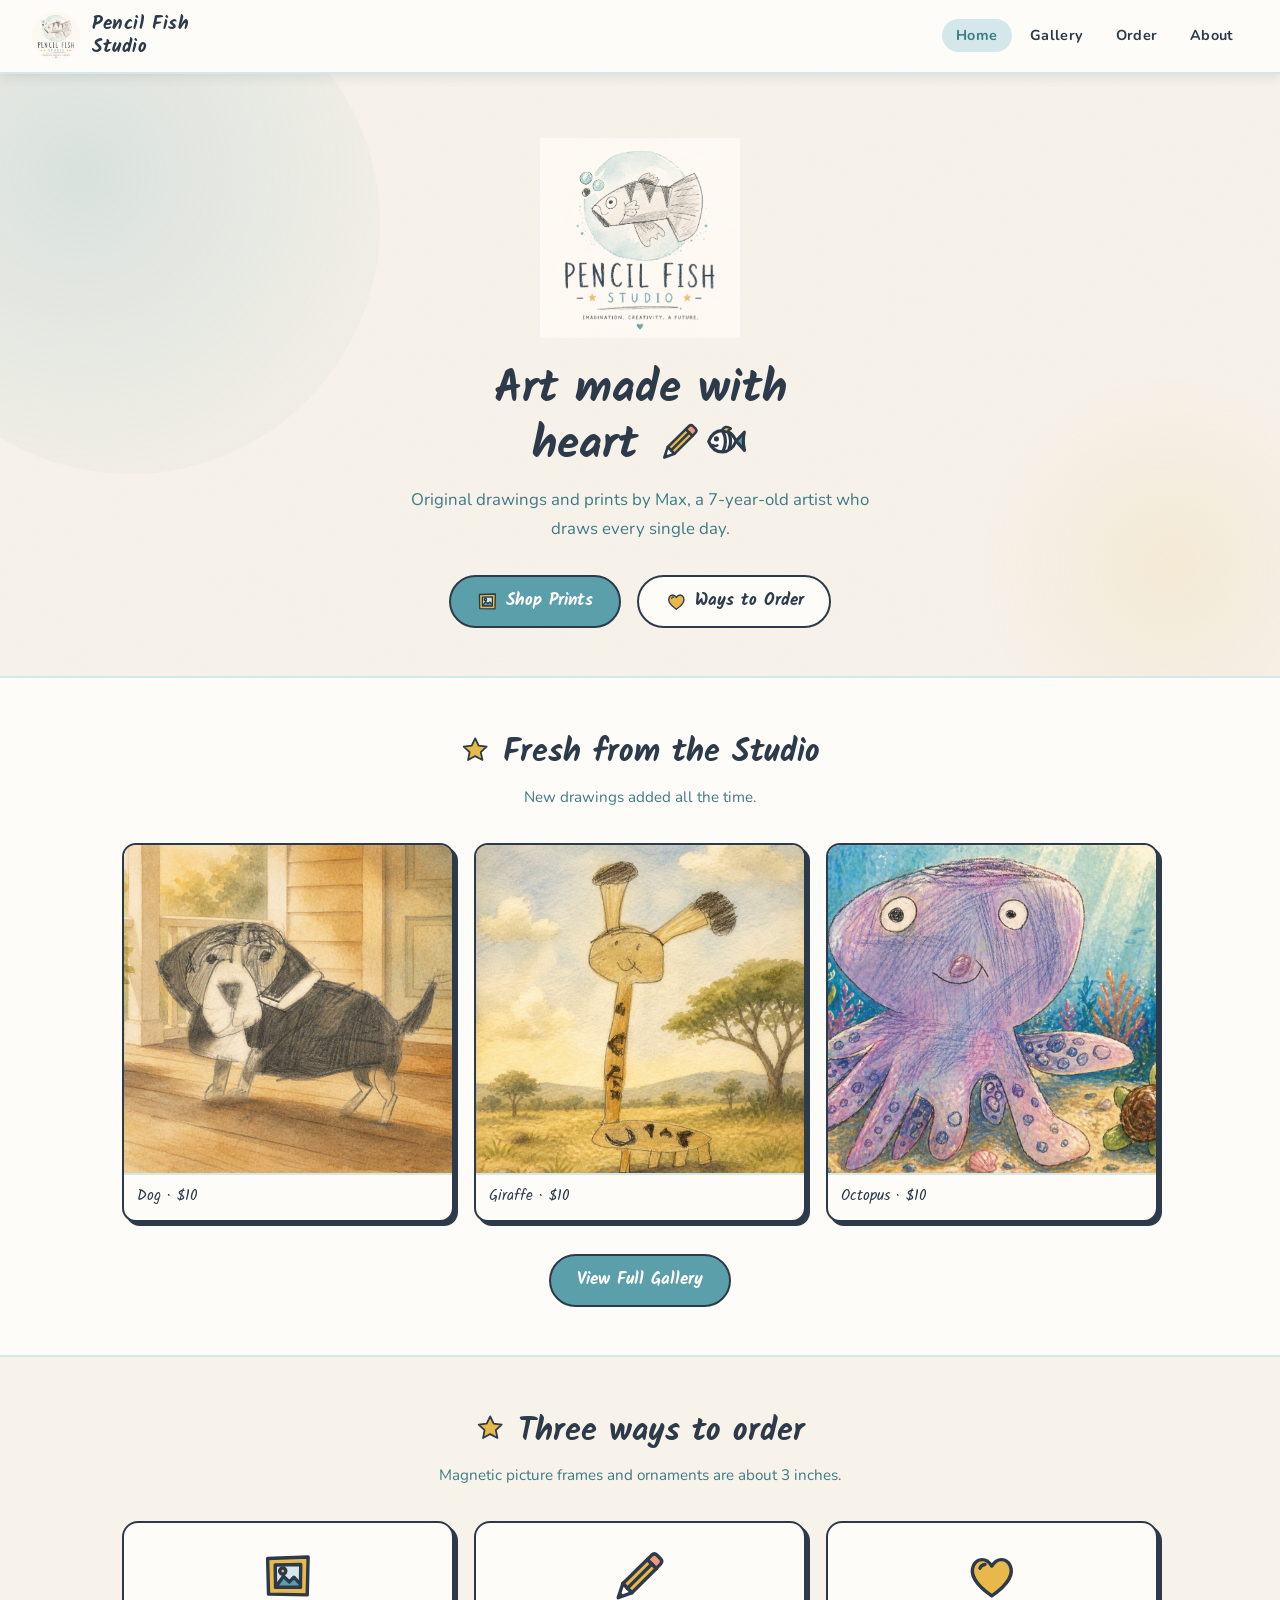
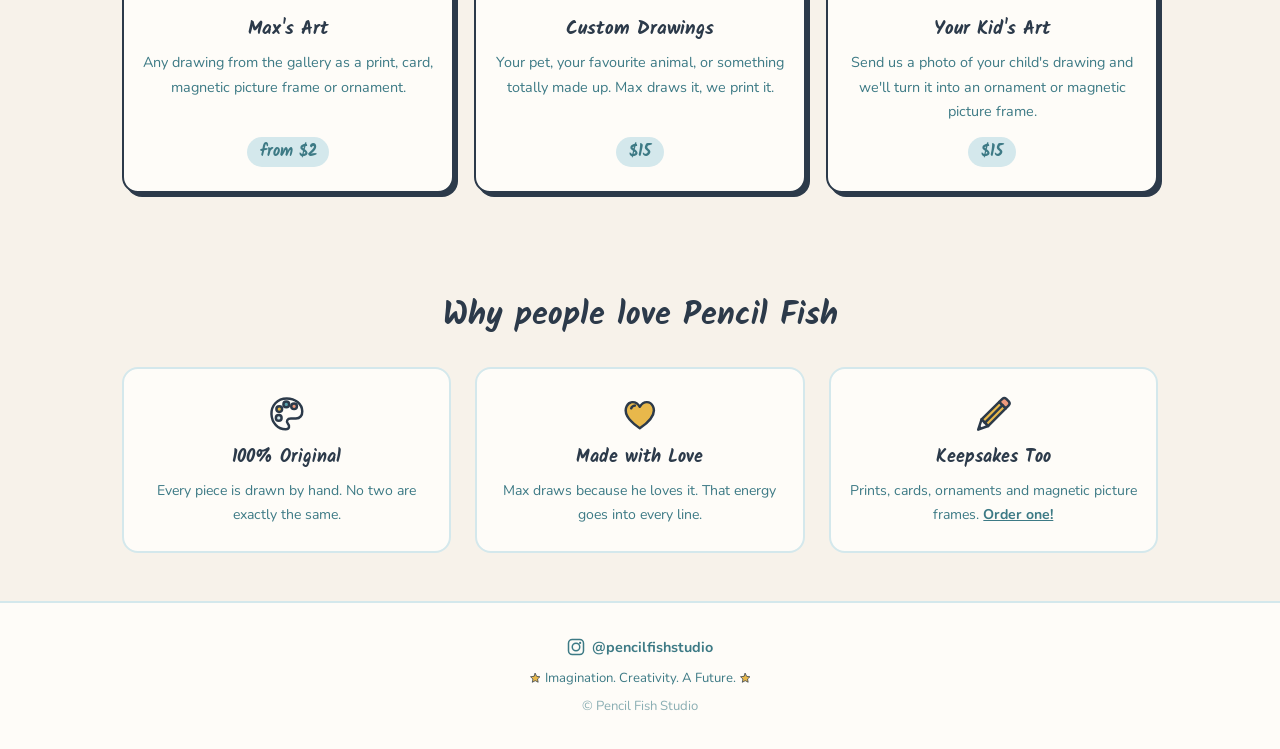
<file: index.html>
<!DOCTYPE html>
<html lang="en">
<head>
  <meta charset="UTF-8" />
  <meta name="viewport" content="width=device-width, initial-scale=1.0" />
  <title>Pencil Fish Studio</title>
  <meta name="description" content="Original drawings by Max, a 7-year-old artist. See the gallery or request custom art." />
  <meta property="og:title" content="Pencil Fish Studio" />
  <meta property="og:description" content="Original drawings by Max, a 7-year-old artist. See the gallery or request custom art." />
  <meta property="og:image" content="https://pencilfishstudio.ca/assets/logo.png" />
  <link rel="stylesheet" href="style.css" />
  <link rel="icon" type="image/png" href="assets/logo.png" />
  <style>
    /* ── Hero ───────────────────────────────── */
    .hero {
      position: relative;
      text-align: center;
      padding: 4rem 2rem 3rem;
      overflow: hidden;
    }

    .hero .blob-1 {
      width: 500px; height: 500px;
      top: -100px; left: -120px;
    }
    .hero .blob-2 {
      width: 380px; height: 380px;
      bottom: -80px; right: -80px;
      background: radial-gradient(circle, rgba(232,184,75,0.12), transparent 70%);
    }

    .hero-logo {
      width: 200px;
      margin: 0 auto 1.5rem;
      animation: floatIn 0.8s ease both;
    }

    .hero-tagline {
      font-family: 'Kalam', cursive;
      font-size: clamp(1.6rem, 5vw, 2.8rem);
      color: var(--ink);
      line-height: 1.25;
      margin-bottom: 0.75rem;
      animation: floatIn 0.9s 0.1s ease both;
    }

    .hero-sub {
      color: var(--teal-dark);
      font-size: 1.05rem;
      max-width: 480px;
      margin: 0 auto 2rem;
      animation: floatIn 0.9s 0.2s ease both;
    }

    .hero-buttons {
      display: flex;
      gap: 1rem;
      justify-content: center;
      flex-wrap: wrap;
      animation: floatIn 0.9s 0.3s ease both;
    }

    /* ── Featured strip ─────────────────────── */
    .featured {
      background: var(--warm-white);
      border-top: 2px solid var(--teal-light);
      border-bottom: 2px solid var(--teal-light);
    }

    .featured .section-title { text-align: center; }
    .featured .section-sub   { text-align: center; }

    .featured-grid {
      display: grid;
      grid-template-columns: repeat(3, 1fr);
      gap: 1.25rem;
    }

    .featured-card {
      border-radius: 14px;
      overflow: hidden;
      border: 2.5px solid var(--ink);
      box-shadow: 4px 4px 0 var(--ink);
      background: var(--warm-white);
      transition: transform 0.2s, box-shadow 0.2s;
    }

    .featured-card:hover {
      transform: translateY(-4px);
      box-shadow: 4px 8px 0 var(--ink);
    }

    .featured-card .placeholder {
      aspect-ratio: 1;
      background: var(--teal-light);
      display: flex;
      align-items: center;
      justify-content: center;
      font-size: 3rem;
    }

    .featured-card img {
      width: 100%;
      aspect-ratio: 1;
      object-fit: cover;
    }

    .featured-card-label {
      padding: 0.6rem 0.8rem;
      font-family: 'Kalam', cursive;
      font-size: 0.95rem;
      border-top: 2px solid var(--teal-light);
      color: var(--ink);
    }

    .featured-footer {
      text-align: center;
      margin-top: 2rem;
    }

    /* ── Made just for you ──────────────────── */
    .makes { text-align: center; scroll-margin-top: 70px; }

    .makes-grid {
      display: grid;
      grid-template-columns: repeat(3, 1fr);
      gap: 1.25rem;
    }

    .make-card {
      background: var(--warm-white);
      border: 2.5px solid var(--ink);
      border-radius: 16px;
      box-shadow: 4px 4px 0 var(--ink);
      padding: 1.5rem 1rem;
      transition: transform 0.2s, box-shadow 0.2s;
    }

    .make-card:hover { transform: translateY(-4px); box-shadow: 4px 8px 0 var(--ink); }
    .make-emoji { margin-bottom: 0.5rem; line-height: 0; }
    .make-card h3 { font-family: 'Kalam', cursive; font-size: 1.2rem; margin-bottom: 0.3rem; }
    .make-card {
      display: flex;
      flex-direction: column;
      align-items: center;
    }
    .make-card p { font-size: 0.9rem; color: var(--teal-dark); flex: 1; }
    .make-price {
      margin-top: 0.8rem;
      font-family: 'Kalam', cursive;
      font-weight: 700;
      background: var(--teal-light);
      color: var(--teal-dark);
      padding: 0.1rem 0.8rem;
      border-radius: 20px;
    }

    /* ── Why buy section ────────────────────── */
    .why {
      text-align: center;
    }

    .why-grid {
      display: grid;
      grid-template-columns: repeat(3, 1fr);
      gap: 1.5rem;
      margin-top: 1.5rem;
    }

    .why-card {
      background: var(--warm-white);
      border: 2.5px solid var(--teal-light);
      border-radius: 16px;
      padding: 1.5rem 1rem;
    }

    .why-icon { margin-bottom: 0.5rem; line-height: 0; }

    .hero-tagline .tag-icons { white-space: nowrap; }
    .hero-tagline .pf-icon { width: 0.95em; height: 0.95em; vertical-align: -0.1em; margin-left: 0.08em; }

    .why-card h3 {
      font-family: 'Kalam', cursive;
      font-size: 1.1rem;
      margin-bottom: 0.4rem;
    }

    .why-card p { font-size: 0.88rem; color: var(--teal-dark); }

    /* ── Animations ─────────────────────────── */
    @keyframes floatIn {
      from { opacity: 0; transform: translateY(18px); }
      to   { opacity: 1; transform: translateY(0); }
    }

    /* ── Responsive ─────────────────────────── */
    @media (max-width: 700px) {
      .featured-grid { grid-template-columns: 1fr 1fr; }
      .featured-grid .featured-card:last-child { display: none; }
      .why-grid { grid-template-columns: 1fr; }
      .makes-grid { grid-template-columns: 1fr; }
    }

    @media (max-width: 480px) {
      .featured-grid { grid-template-columns: 1fr; }
      .featured-grid .featured-card:last-child { display: block; }
      .hero-logo { width: 160px; }
    }
  </style>
</head>
<body>

  <!-- Nav -->
  <nav>
    <a class="nav-logo" href="index.html">
      <img src="assets/logo.png" alt="Pencil Fish Studio logo" />
      <span>Pencil Fish<br>Studio</span>
    </a>
    <ul class="nav-links">
      <li><a href="index.html" class="active">Home</a></li>
      <li><a href="gallery.html">Gallery</a></li>
      <li><a href="custom.html">Order</a></li>
      <li><a href="about.html">About</a></li>
    </ul>
  </nav>

  <main>

    <!-- Hero -->
    <section class="hero">
      <div class="blob blob-1"></div>
      <div class="blob blob-2"></div>
      <img class="hero-logo" src="assets/logo.png" alt="Pencil Fish Studio" />
      <h1 class="hero-tagline">Art made with<br>heart <span class="tag-icons"><i data-icon="pencil" class="wiggle"></i><i data-icon="fish"></i></span></h1>
      <p class="hero-sub">
        Original drawings and prints by Max, a 7-year-old artist
        who draws every single day.
      </p>
      <div class="hero-buttons">
        <a class="btn btn-primary" href="gallery.html"><i data-icon="frame"></i>Shop Prints</a>
        <a class="btn btn-secondary" href="#ways"><i data-icon="heart"></i>Ways to Order</a>
      </div>
    </section>

    <!-- Featured Artwork -->
    <section class="featured">
      <div class="section">
        <h2 class="section-title"><span class="star"><i data-icon="star"></i></span> Fresh from the Studio</h2>
        <p class="section-sub">New drawings added all the time.</p>
        <div class="featured-grid" id="featuredGrid">
          <!-- filled by script below -->
        </div>
        <div class="featured-footer">
          <a class="btn btn-primary" href="gallery.html">View Full Gallery</a>
        </div>
      </div>
    </section>

    <!-- Custom pieces -->
    <section class="makes" id="ways">
      <div class="section">
        <h2 class="section-title"><span class="star"><i data-icon="star"></i></span> Three ways to order</h2>
        <p class="section-sub">Magnetic picture frames and ornaments are about 3 inches.</p>
        <div class="makes-grid">
          <a class="make-card" href="custom.html?path=max">
            <div class="make-emoji"><i data-icon="frame" class="xl"></i></div>
            <h3>Max's Art</h3>
            <p>Any drawing from the gallery as a print, card, magnetic picture frame or ornament.</p>
            <span class="make-price">from $2</span>
          </a>
          <a class="make-card" href="custom.html?path=custom">
            <div class="make-emoji"><i data-icon="pencil" class="xl"></i></div>
            <h3>Custom Drawings</h3>
            <p>Your pet, your favourite animal, or something totally made up. Max draws it, we print it.</p>
            <span class="make-price">$15</span>
          </a>
          <a class="make-card" href="custom.html?path=kids">
            <div class="make-emoji"><i data-icon="heart" class="xl"></i></div>
            <h3>Your Kid's Art</h3>
            <p>Send us a photo of your child's drawing and we'll turn it into an ornament or magnetic picture frame.</p>
            <span class="make-price">$15</span>
          </a>
        </div>
      </div>
    </section>

    <!-- Why Buy -->
    <section class="why">
      <div class="section">
        <h2 class="section-title">Why people love Pencil Fish</h2>
        <div class="why-grid">
          <div class="why-card">
            <div class="why-icon"><i data-icon="palette" class="lg"></i></div>
            <h3>100% Original</h3>
            <p>Every piece is drawn by hand. No two are exactly the same.</p>
          </div>
          <div class="why-card">
            <div class="why-icon"><i data-icon="heart" class="lg"></i></div>
            <h3>Made with Love</h3>
            <p>Max draws because he loves it. That energy goes into every line.</p>
          </div>
          <div class="why-card">
            <div class="why-icon"><i data-icon="pencil" class="lg"></i></div>
            <h3>Keepsakes Too</h3>
            <p>Prints, cards, ornaments and magnetic picture frames. <a href="custom.html" style="color:var(--teal-dark);font-weight:700;text-decoration:underline;">Order one!</a></p>
          </div>
        </div>
      </div>
    </section>

  </main>

  <!-- Footer -->
  <footer>
    <div class="footer-ig">
      <a href="https://instagram.com/pencilfishstudio" target="_blank" rel="noopener">
        <svg width="18" height="18" viewBox="0 0 24 24" fill="none" stroke="currentColor" stroke-width="2" stroke-linecap="round" stroke-linejoin="round"><rect x="2" y="2" width="20" height="20" rx="5" ry="5"/><circle cx="12" cy="12" r="5"/><circle cx="17.5" cy="6.5" r="1.5" fill="currentColor" stroke="none"/></svg>
        @pencilfishstudio
      </a>
    </div>
    <p><span class="star"><i data-icon="star"></i></span> Imagination. Creativity. A Future. <span class="star"><i data-icon="star"></i></span></p>
    <p style="margin-top:0.3rem; opacity:0.6;">© Pencil Fish Studio</p>
  </footer>

  <script src="icons.js"></script>
  <script src="gallery-data.js"></script>
  <script>
    // Populate the featured grid with the first 3 gallery images
    const grid = document.getElementById('featuredGrid');

    function buildFeatured() {
      const items = galleryImages.slice(0, 3);

      if (items.length === 0) {
        // Show placeholder cards until artwork is added
        const placeholders = [
          { icon: 'fish', label: 'Coming soon…' },
          { icon: 'wave', label: 'Coming soon…' },
          { icon: 'pencil', label: 'Coming soon…' },
        ];
        placeholders.forEach(p => {
          grid.innerHTML += `
            <div class="featured-card">
              <div class="placeholder">${pfIcon(p.icon, 'xl')}</div>
              <div class="featured-card-label">${p.label}</div>
            </div>`;
        });
        return;
      }

      items.forEach(item => {
        grid.innerHTML += `
          <a class="featured-card" href="gallery.html">
            <img src="gallery/${item.src}" alt="${item.title}" loading="lazy" />
            <div class="featured-card-label">${item.title} · ${item.price}</div>
          </a>`;
      });
    }

    buildFeatured();
  </script>

</body>
</html>
</file>
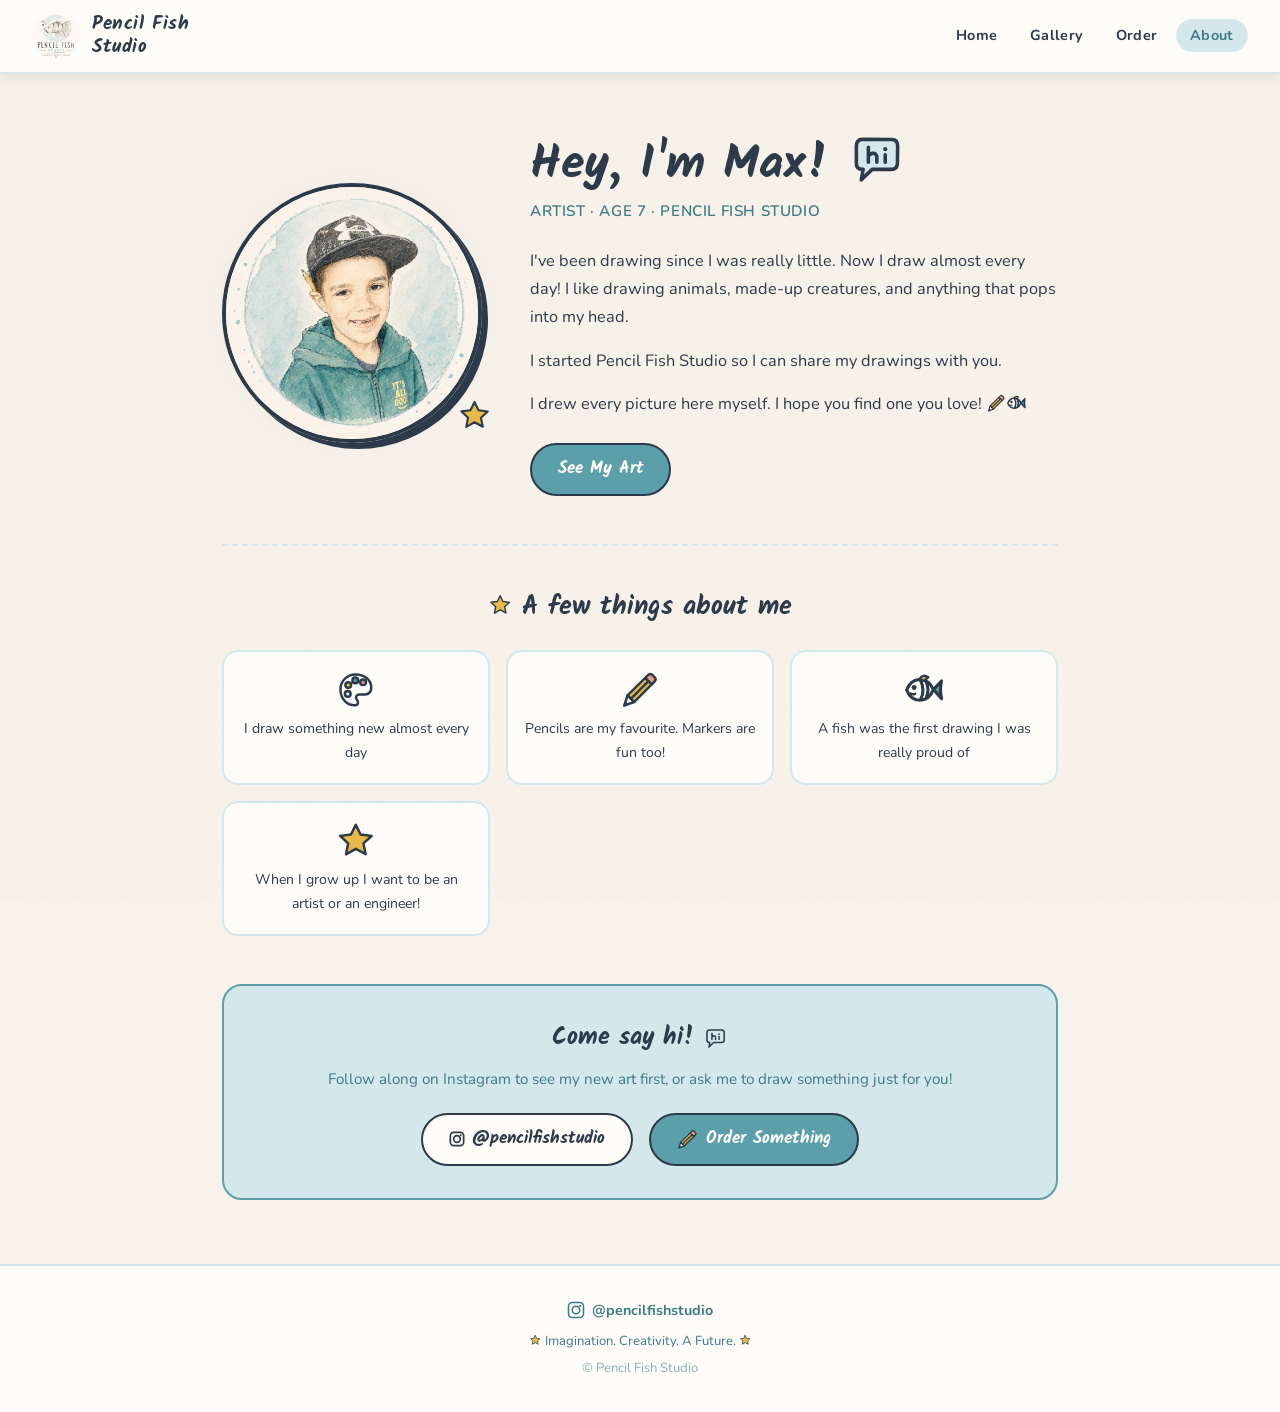
<file: about.html>
<!DOCTYPE html>
<html lang="en">
<head>
  <meta charset="UTF-8" />
  <meta name="viewport" content="width=device-width, initial-scale=1.0" />
  <title>About | Pencil Fish Studio</title>
  <link rel="stylesheet" href="style.css" />
  <link rel="icon" type="image/png" href="assets/logo.png" />
  <style>
    /* ── About layout ───────────────────────── */
    .about-wrap {
      max-width: 900px;
      margin: 0 auto;
      padding: 3.5rem 2rem 4rem;
    }

    .about-hero {
      display: grid;
      grid-template-columns: 260px 1fr;
      gap: 3rem;
      align-items: center;
    }

    .portrait-ring {
      position: relative;
    }

    .portrait-ring img {
      width: 100%;
      border-radius: 50%;
      border: 4px solid var(--ink);
      box-shadow: 6px 6px 0 var(--ink);
      display: block;
    }

    /* Watercolour ring decoration behind portrait */
    .portrait-ring::before {
      content: '';
      position: absolute;
      inset: -18px;
      border-radius: 50%;
      background: radial-gradient(circle, rgba(91,159,170,0.2) 0%, transparent 70%);
      z-index: -1;
    }

    /* Little floating stars */
    .portrait-ring::after {
      content: '';
      width: 2.2rem;
      height: 2.2rem;
      background: url("data:image/svg+xml,%3Csvg xmlns='http://www.w3.org/2000/svg' viewBox='0 0 32 32'%3E%3Cpath d='M16 3.6 L19.7 11.2 L28.1 12.3 L21.9 18 L23.6 26.3 L16 22.2 L8.5 26.4 L10.1 18 L3.9 12.2 L12.3 11.2 Z' fill='%23e8b84b' stroke='%232c3a4a' stroke-width='1.9' stroke-linejoin='round'/%3E%3C/svg%3E") no-repeat center / contain;
      position: absolute;
      bottom: 10px;
      right: -10px;
      font-size: 1.8rem;
      color: var(--gold);
      animation: starPop 2s ease-in-out infinite alternate;
    }

    @keyframes starPop {
      from { transform: rotate(-10deg) scale(1); }
      to   { transform: rotate(10deg)  scale(1.15); }
    }

    .about-text h1 {
      font-family: 'Kalam', cursive;
      font-size: clamp(2rem, 5vw, 3rem);
      margin-bottom: 0.25rem;
      line-height: 1.2;
    }

    .about-text .subtitle {
      font-size: 0.95rem;
      color: var(--teal-dark);
      margin-bottom: 1.5rem;
      font-weight: 600;
      letter-spacing: 0.04em;
      text-transform: uppercase;
    }

    .about-text p {
      margin-bottom: 1rem;
      font-size: 1.02rem;
      color: var(--ink);
    }

    .about-text p:last-of-type { margin-bottom: 1.5rem; }

    /* ── Fun facts ──────────────────────────── */
    .fun-facts {
      margin-top: 3rem;
      border-top: 2px dashed var(--teal-light);
      padding-top: 2.5rem;
    }

    .fun-facts h2 {
      font-family: 'Kalam', cursive;
      font-size: 1.6rem;
      margin-bottom: 1.25rem;
      text-align: center;
    }

    .facts-grid {
      display: grid;
      grid-template-columns: repeat(auto-fill, minmax(200px, 1fr));
      gap: 1rem;
    }

    .fact-card {
      background: var(--warm-white);
      border: 2.5px solid var(--teal-light);
      border-radius: 16px;
      padding: 1.1rem 1rem;
      text-align: center;
    }

    .fact-card .fact-emoji { margin-bottom: 0.4rem; line-height: 0; }
    .fact-card p { font-size: 0.88rem; color: var(--ink); }

    /* ── Connect section ────────────────────── */
    .connect {
      margin-top: 3rem;
      background: var(--teal-light);
      border-radius: 20px;
      border: 2.5px solid var(--teal);
      padding: 2rem;
      text-align: center;
    }

    .connect h2 {
      font-family: 'Kalam', cursive;
      font-size: 1.5rem;
      margin-bottom: 0.5rem;
    }

    .connect p {
      font-size: 0.95rem;
      color: var(--teal-dark);
      margin-bottom: 1.25rem;
    }

    .connect-links {
      display: flex;
      gap: 1rem;
      justify-content: center;
      flex-wrap: wrap;
    }

    /* ── Responsive ─────────────────────────── */
    @media (max-width: 680px) {
      .about-hero {
        grid-template-columns: 1fr;
        text-align: center;
      }
      .portrait-ring {
        width: 200px;
        margin: 0 auto;
      }
    }

    @media (max-width: 480px) {
      .about-wrap { padding: 2rem 1.2rem 3rem; }
    }
  </style>
</head>
<body>

  <!-- Nav -->
  <nav>
    <a class="nav-logo" href="index.html">
      <img src="assets/logo.png" alt="Pencil Fish Studio logo" />
      <span>Pencil Fish<br>Studio</span>
    </a>
    <ul class="nav-links">
      <li><a href="index.html">Home</a></li>
      <li><a href="gallery.html">Gallery</a></li>
      <li><a href="custom.html">Order</a></li>
      <li><a href="about.html" class="active">About</a></li>
    </ul>
  </nav>

  <main>
    <div class="about-wrap">

      <!-- Hero bio -->
      <div class="about-hero">
        <div class="portrait-ring">
          <img src="assets/portrait.png" alt="Max, the artist behind Pencil Fish Studio" />
        </div>
        <div class="about-text">
          <h1>Hey, I'm Max! <i data-icon="hi" class="wiggle"></i></h1>
          <p class="subtitle">Artist · Age 7 · Pencil Fish Studio</p>
          <p>
            I've been drawing since I was really little. Now I draw almost
            every day! I like drawing animals, made-up creatures, and
            anything that pops into my head.
          </p>
          <p>
            I started Pencil Fish Studio so I can share my drawings with you.
          </p>
          <p>
            I drew every picture here myself. I hope you find one you love! <i data-icon="pencil"></i><i data-icon="fish"></i>
          </p>
          <a class="btn btn-primary" href="gallery.html">See My Art</a>
        </div>
      </div>

      <!-- Fun facts -->
      <div class="fun-facts">
        <h2><span class="star"><i data-icon="star"></i></span> A few things about me</h2>
        <div class="facts-grid">
          <div class="fact-card">
            <div class="fact-emoji"><i data-icon="palette" class="lg"></i></div>
            <p>I draw something new almost every day</p>
          </div>
          <div class="fact-card">
            <div class="fact-emoji"><i data-icon="pencil" class="lg"></i></div>
            <p>Pencils are my favourite. Markers are fun too!</p>
          </div>
          <div class="fact-card">
            <div class="fact-emoji"><i data-icon="fish" class="lg"></i></div>
            <p>A fish was the first drawing I was really proud of</p>
          </div>
          <div class="fact-card">
            <div class="fact-emoji"><i data-icon="star" class="lg"></i></div>
            <p>When I grow up I want to be an artist or an engineer!</p>
          </div>
        </div>
      </div>

      <!-- Connect -->
      <div class="connect">
        <h2 class="icon-title">Come say hi! <i data-icon="hi"></i></h2>
        <p>
          Follow along on Instagram to see my new art first, or ask me to
          draw something just for you!
        </p>
        <div class="connect-links">
          <a class="btn btn-secondary"
             href="https://instagram.com/pencilfishstudio"
             target="_blank" rel="noopener">
            <svg width="16" height="16" viewBox="0 0 24 24" fill="none"
                 stroke="currentColor" stroke-width="2.5"
                 stroke-linecap="round" stroke-linejoin="round"
                 >
              <rect x="2" y="2" width="20" height="20" rx="5" ry="5"/>
              <circle cx="12" cy="12" r="5"/>
              <circle cx="17.5" cy="6.5" r="1.5" fill="currentColor" stroke="none"/>
            </svg>
            @pencilfishstudio
          </a>
          <a class="btn btn-primary" href="custom.html">
            <i data-icon="pencil"></i>Order Something
          </a>
        </div>
      </div>

    </div>
  </main>

  <!-- Footer -->
  <footer>
    <div class="footer-ig">
      <a href="https://instagram.com/pencilfishstudio" target="_blank" rel="noopener">
        <svg width="18" height="18" viewBox="0 0 24 24" fill="none" stroke="currentColor" stroke-width="2" stroke-linecap="round" stroke-linejoin="round"><rect x="2" y="2" width="20" height="20" rx="5" ry="5"/><circle cx="12" cy="12" r="5"/><circle cx="17.5" cy="6.5" r="1.5" fill="currentColor" stroke="none"/></svg>
        @pencilfishstudio
      </a>
    </div>
    <p><span class="star"><i data-icon="star"></i></span> Imagination. Creativity. A Future. <span class="star"><i data-icon="star"></i></span></p>
    <p style="margin-top:0.3rem; opacity:0.6;">© Pencil Fish Studio</p>
  </footer>

  <script src="icons.js"></script>
</body>
</html>
</file>
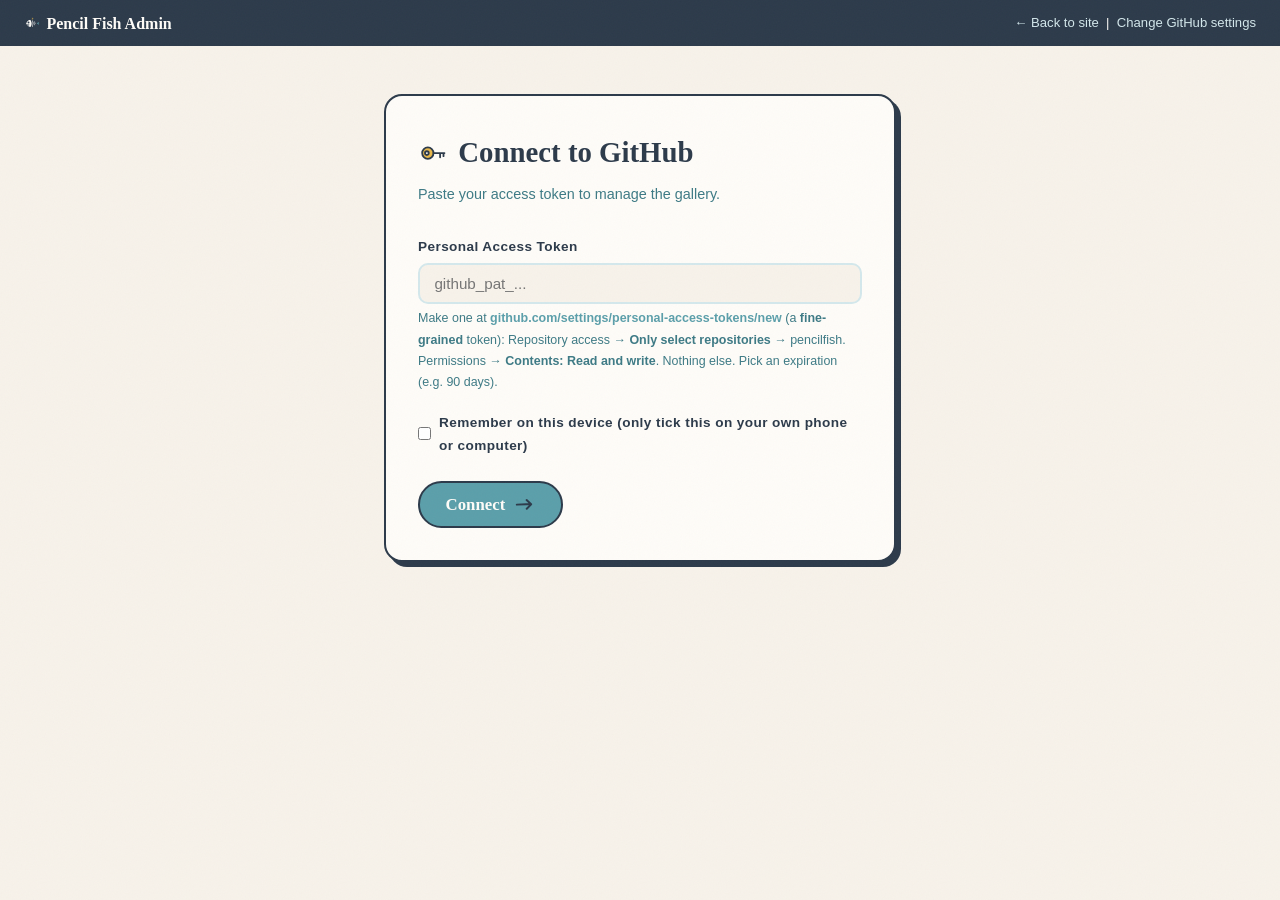
<file: admin.html>
<!DOCTYPE html>
<html lang="en">
<head>
  <meta charset="UTF-8" />
  <meta name="viewport" content="width=device-width, initial-scale=1.0" />
  <title>Studio Admin | Pencil Fish Studio</title>
  <meta name="robots" content="noindex, nofollow" />
  <meta http-equiv="Content-Security-Policy" content="default-src 'none'; script-src 'self' 'unsafe-inline'; style-src 'self' 'unsafe-inline' https://fonts.googleapis.com; font-src https://fonts.gstatic.com; img-src 'self' data: blob:; connect-src https://api.github.com; base-uri 'none'; form-action 'none'" />
  <meta name="referrer" content="no-referrer" />
  <link rel="stylesheet" href="style.css" />
  <link rel="icon" type="image/png" href="assets/logo.png" />
  <style>
    body { background: var(--bg); }

    /* ── Top bar ────────────────────────────── */
    .admin-bar {
      background: var(--ink);
      color: var(--warm-white);
      padding: 0.6rem 1.5rem;
      display: flex;
      align-items: center;
      justify-content: space-between;
      font-size: 0.82rem;
      gap: 1rem;
    }
    .admin-bar strong { font-family: 'Kalam', cursive; font-size: 1rem; }
    .admin-bar a { color: var(--teal-light); }

    /* ── Screens ─────────────────────────────── */
    .screen { display: none; }
    .screen.active { display: block; }

    /* ── Setup screen ─────────────────────────── */
    .setup-wrap {
      max-width: 560px;
      margin: 3rem auto;
      padding: 0 1.5rem;
    }

    .setup-card {
      background: var(--warm-white);
      border: 2.5px solid var(--ink);
      border-radius: 18px;
      box-shadow: 5px 5px 0 var(--ink);
      padding: 2rem;
    }

    .setup-card h1 {
      font-family: 'Kalam', cursive;
      font-size: 1.8rem;
      margin-bottom: 0.3rem;
    }

    .setup-card .setup-sub {
      color: var(--teal-dark);
      font-size: 0.9rem;
      margin-bottom: 1.75rem;
    }

    .field { margin-bottom: 1.1rem; }
    .field label {
      display: block;
      font-weight: 700;
      font-size: 0.85rem;
      margin-bottom: 0.35rem;
      letter-spacing: 0.03em;
    }
    .field input {
      width: 100%;
      padding: 0.6rem 0.9rem;
      border: 2px solid var(--teal-light);
      border-radius: 10px;
      font-family: 'Nunito', sans-serif;
      font-size: 0.95rem;
      background: var(--bg);
      color: var(--ink);
      transition: border-color 0.2s;
    }
    .field input:focus {
      outline: none;
      border-color: var(--teal);
    }
    .field .hint {
      font-size: 0.78rem;
      color: var(--teal-dark);
      margin-top: 0.3rem;
    }
    .field .hint a { color: var(--teal); font-weight: 700; }

    .setup-actions { margin-top: 1.5rem; display: flex; gap: 0.75rem; flex-wrap: wrap; }

    /* ── Main admin screen ────────────────────── */
    .admin-wrap {
      max-width: 1000px;
      margin: 0 auto;
      padding: 2rem 1.5rem 4rem;
    }

    .admin-header {
      display: flex;
      align-items: center;
      justify-content: space-between;
      margin-bottom: 2rem;
      flex-wrap: wrap;
      gap: 1rem;
    }

    .admin-header h1 {
      font-family: 'Kalam', cursive;
      font-size: 1.8rem;
    }

    .admin-actions { display: flex; gap: 0.75rem; flex-wrap: wrap; }

    /* ── Drop zone ───────────────────────────── */
    .drop-zone {
      border: 3px dashed var(--teal);
      border-radius: 18px;
      background: var(--teal-light);
      padding: 2.5rem;
      text-align: center;
      cursor: pointer;
      transition: background 0.2s, border-color 0.2s;
      margin-bottom: 2rem;
      position: relative;
    }

    .drop-zone.drag-over {
      background: rgba(91,159,170,0.3);
      border-color: var(--teal-dark);
    }

    .drop-zone input[type=file] {
      position: absolute;
      inset: 0;
      opacity: 0;
      cursor: pointer;
      width: 100%;
      height: 100%;
    }

    .drop-icon { margin-bottom: 0.5rem; line-height: 0; }
    .drop-zone h3 { font-family: 'Kalam', cursive; font-size: 1.2rem; color: var(--teal-dark); }
    .drop-zone p  { font-size: 0.85rem; color: var(--teal-dark); margin-top: 0.25rem; }

    /* ── Pending uploads ─────────────────────── */
    .pending-section { margin-bottom: 2rem; }
    .pending-section h2 {
      font-family: 'Kalam', cursive;
      font-size: 1.3rem;
      margin-bottom: 1rem;
      color: var(--teal-dark);
    }

    .pending-list { display: flex; flex-direction: column; gap: 0.75rem; }

    .pending-item {
      background: var(--warm-white);
      border: 2px solid var(--gold);
      border-radius: 14px;
      padding: 0.75rem 1rem;
      display: flex;
      align-items: center;
      gap: 1rem;
      flex-wrap: wrap;
    }

    .pending-thumb {
      width: 64px; height: 64px;
      object-fit: cover;
      border-radius: 8px;
      border: 2px solid var(--teal-light);
      flex-shrink: 0;
    }

    .pending-fields {
      display: flex;
      gap: 0.6rem;
      flex: 1;
      flex-wrap: wrap;
    }

    .pending-fields input {
      padding: 0.45rem 0.7rem;
      border: 2px solid var(--teal-light);
      border-radius: 8px;
      font-family: 'Nunito', sans-serif;
      font-size: 0.9rem;
      background: var(--bg);
      color: var(--ink);
    }

    .pending-fields input.field-title { flex: 1; min-width: 140px; }
    .pending-fields input.field-price { width: 70px; }

    .pending-fields input.field-title:placeholder-shown {
      border-color: var(--gold);
      background: #fffbf0;
    }

    .pending-remove {
      background: none;
      border: 2px solid #e0b0a0;
      border-radius: 8px;
      padding: 0.4rem 0.6rem;
      cursor: pointer;
      font-size: 0.9rem;
      color: #c0604a;
      transition: background 0.15s;
      flex-shrink: 0;
    }

    .pending-remove:hover { background: #fce8e2; }

    /* ── Current gallery ─────────────────────── */
    .gallery-section h2 {
      font-family: 'Kalam', cursive;
      font-size: 1.3rem;
      margin-bottom: 1rem;
    }

    .gallery-list { display: flex; flex-direction: column; gap: 0.6rem; }

    .gallery-item {
      background: var(--warm-white);
      border: 2px solid var(--teal-light);
      border-radius: 14px;
      padding: 0.65rem 1rem;
      display: flex;
      align-items: center;
      gap: 1rem;
      flex-wrap: wrap;
    }

    .gallery-thumb {
      width: 56px; height: 56px;
      object-fit: cover;
      border-radius: 8px;
      border: 2px solid var(--teal-light);
      flex-shrink: 0;
    }

    .gallery-item-fields {
      display: flex;
      gap: 0.6rem;
      flex: 1;
      flex-wrap: wrap;
      align-items: center;
    }

    .gallery-item-fields input {
      padding: 0.4rem 0.65rem;
      border: 2px solid var(--teal-light);
      border-radius: 8px;
      font-family: 'Nunito', sans-serif;
      font-size: 0.88rem;
      background: var(--bg);
      color: var(--ink);
    }

    .gallery-item-fields input.field-title { flex: 1; min-width: 130px; }
    .gallery-item-fields input.field-price { width: 70px; }

    .gallery-item-btns { display: flex; gap: 0.4rem; flex-shrink: 0; }

    .icon-btn {
      background: none;
      border: 2px solid var(--teal-light);
      border-radius: 8px;
      padding: 0.35rem 0.55rem;
      cursor: pointer;
      font-size: 0.9rem;
      transition: background 0.15s;
    }

    .icon-btn:hover { background: var(--teal-light); }

    .icon-btn.danger { border-color: #e0b0a0; color: #c0604a; }
    .icon-btn.danger:hover { background: #fce8e2; }

    /* ── Empty state ─────────────────────────── */
    .empty-msg {
      text-align: center;
      padding: 2rem;
      color: var(--teal-dark);
      font-size: 0.95rem;
      background: var(--warm-white);
      border: 2px dashed var(--teal-light);
      border-radius: 14px;
    }

    /* ── Toast ───────────────────────────────── */
    .toast {
      position: fixed;
      bottom: 2rem;
      left: 50%;
      transform: translateX(-50%) translateY(100px);
      background: var(--ink);
      color: var(--warm-white);
      padding: 0.75rem 1.5rem;
      border-radius: 30px;
      font-weight: 700;
      font-size: 0.9rem;
      z-index: 9999;
      transition: transform 0.3s ease;
      white-space: nowrap;
    }

    .toast.show { transform: translateX(-50%) translateY(0); }
    .toast.success { background: var(--teal-dark); }
    .toast.error   { background: #c0604a; }

    /* ── Progress bar ────────────────────────── */
    .progress-wrap {
      display: none;
      background: var(--teal-light);
      border-radius: 30px;
      height: 8px;
      margin-bottom: 1rem;
      overflow: hidden;
    }

    .progress-wrap.show { display: block; }

    .progress-bar {
      height: 100%;
      background: var(--teal);
      border-radius: 30px;
      width: 0%;
      transition: width 0.3s ease;
    }

    /* ── Responsive ─────────────────────────── */
    @media (max-width: 600px) {
      .admin-header { flex-direction: column; align-items: flex-start; }
      .pending-fields { flex-direction: column; }
    }
  </style>
</head>
<body>

  <div class="admin-bar">
    <strong class="icon-title"><i data-icon="fish"></i>Pencil Fish Admin</strong>
    <span>
      <a href="index.html">← Back to site</a>
      &nbsp;|&nbsp;
      <a href="#" id="clearSettingsLink">Change GitHub settings</a>
    </span>
  </div>

  <!-- ── Setup Screen ──────────────────────────── -->
  <div class="screen active" id="screenSetup">
    <div class="setup-wrap">
      <div class="setup-card">
        <h1 class="icon-title"><i data-icon="key"></i>Connect to GitHub</h1>
        <p class="setup-sub">
          Paste your access token to manage the gallery.
        </p>


        <div class="field">
          <label>Personal Access Token</label>
          <input id="cfgToken" type="password" placeholder="github_pat_..." autocomplete="off" />
          <p class="hint">
            Make one at
            <a href="https://github.com/settings/personal-access-tokens/new" target="_blank" rel="noopener noreferrer">
              github.com/settings/personal-access-tokens/new
            </a>
            (a <strong>fine-grained</strong> token): Repository access &rarr; <strong>Only select repositories</strong> &rarr;
            pencilfish. Permissions &rarr; <strong>Contents: Read and write</strong>. Nothing else.
            Pick an expiration (e.g. 90 days).
          </p>
        </div>

        <div class="field">
          <label style="display:flex; gap:0.5rem; align-items:center; font-weight:600;">
            <input id="cfgRemember" type="checkbox" style="width:auto;" />
            Remember on this device (only tick this on your own phone or computer)
          </label>
        </div>

        <div class="setup-actions">
          <button class="btn btn-primary" onclick="saveSettings()">Connect <i data-icon="arrow"></i></button>
        </div>

        <p id="setupError" style="color:#c0604a; font-size:0.85rem; margin-top:0.75rem; display:none;"></p>
      </div>
    </div>
  </div>

  <!-- ── Main Admin Screen ─────────────────────── -->
  <div class="screen" id="screenMain">
    <div class="admin-wrap">

      <div class="admin-header">
        <h1 class="icon-title"><i data-icon="palette"></i>Gallery Manager</h1>
        <div class="admin-actions">
          <button class="btn btn-secondary" onclick="loadGallery()"><i data-icon="refresh"></i>Refresh</button>
          <button class="btn btn-primary" id="publishBtn" onclick="publishAll()">
            <i data-icon="rocket"></i>Publish Changes
          </button>
        </div>
      </div>

      <div class="progress-wrap" id="progressWrap">
        <div class="progress-bar" id="progressBar"></div>
      </div>

      <!-- Drop zone -->
      <div class="drop-zone" id="dropZone">
        <input type="file" id="fileInput" accept="image/*" multiple />
        <div class="drop-icon"><i data-icon="camera" class="xl"></i></div>
        <h3>Drop Max's artwork here</h3>
        <p>or click to browse. JPG and PNG work great</p>
      </div>

      <!-- Pending uploads -->
      <div class="pending-section" id="pendingSection" style="display:none;">
        <h2>⏳ Ready to upload (<span id="pendingCount">0</span>)</h2>
        <div class="pending-list" id="pendingList"></div>
      </div>

      <!-- Current gallery -->
      <div class="gallery-section">
        <h2><span class="star"><i data-icon="star"></i></span> Current Gallery (<span id="galleryCount">0</span>)</h2>
        <div class="gallery-list" id="galleryList">
          <div class="empty-msg">Loading gallery…</div>
        </div>
      </div>

    </div>
  </div>

  <!-- Toast -->
  <div class="toast" id="toast"></div>

  <script src="icons.js"></script>
  <script>
    // ─────────────────────────────────────────────
    //  Config & State
    // ─────────────────────────────────────────────
    const REPO_OWNER = 'averj9292';
    const REPO_NAME  = 'pencilfish';
    let cfg = {};
    let galleryImages = []; // current published gallery
    let pendingFiles  = []; // files staged for upload

    // ─────────────────────────────────────────────
    //  Init
    // ─────────────────────────────────────────────
    (function init() {
      const saved = localStorage.getItem('pfs_cfg') || sessionStorage.getItem('pfs_cfg');
      if (saved) {
        try {
          cfg = JSON.parse(saved);
          if (cfg.username && cfg.repo && cfg.token) {
            showScreen('screenMain');
            loadGallery();
            return;
          }
        } catch(e) {}
      }
      showScreen('screenSetup');
    })();

    document.getElementById('clearSettingsLink').addEventListener('click', (e) => {
      e.preventDefault();
      if (confirm('Clear GitHub settings?')) {
        localStorage.removeItem('pfs_cfg');
        sessionStorage.removeItem('pfs_cfg');
        cfg = {};
        showScreen('screenSetup');
      }
    });

    // ─────────────────────────────────────────────
    //  Screen switching
    // ─────────────────────────────────────────────
    function showScreen(id) {
      document.querySelectorAll('.screen').forEach(s => s.classList.remove('active'));
      document.getElementById(id).classList.add('active');
    }

    // ─────────────────────────────────────────────
    //  Setup
    // ─────────────────────────────────────────────
    async function saveSettings() {
      const username = REPO_OWNER;
      const repo     = REPO_NAME;
      const token    = document.getElementById('cfgToken').value.trim();
      const remember = document.getElementById('cfgRemember').checked;
      const errEl    = document.getElementById('setupError');

      if (!token) {
        errEl.textContent = 'Please paste your token.';
        errEl.style.display = 'block';
        return;
      }

      errEl.style.display = 'none';

      // Quick test call
      const res = await fetch(`https://api.github.com/repos/${username}/${repo}`, {
        headers: { Authorization: `token ${token}` }
      });

      const info = res.ok ? await res.json() : null;
      if (!info || !info.permissions || !info.permissions.push) {
        errEl.textContent = res.ok
          ? "That token can't make changes. Give it Contents: Read and write on the pencilfish repo."
          : `Couldn't connect (${res.status}). Check the token and that it has access to the pencilfish repo.`;
        errEl.style.display = 'block';
        return;
      }

      cfg = { username, repo, token };
      document.getElementById('cfgToken').value = '';
      (remember ? localStorage : sessionStorage).setItem('pfs_cfg', JSON.stringify(cfg));
      showScreen('screenMain');
      loadGallery();
    }

    // ─────────────────────────────────────────────
    //  GitHub API helpers
    // ─────────────────────────────────────────────
    function ghFetch(path, options = {}) {
      return fetch(`https://api.github.com/repos/${cfg.username}/${cfg.repo}/contents/${path}`, {
        ...options,
        headers: {
          Authorization: `token ${cfg.token}`,
          'Content-Type': 'application/json',
          ...(options.headers || {})
        }
      });
    }

    async function getFile(path) {
      const res = await ghFetch(path);
      if (res.status === 401) {
        localStorage.removeItem('pfs_cfg');
        sessionStorage.removeItem('pfs_cfg');
        showScreen('screenSetup');
        throw new Error('Token expired or revoked. Please paste a new one.');
      }
      if (res.status === 404) return null;
      if (!res.ok) throw new Error(`GitHub error ${res.status}`);
      return res.json();
    }

    async function putFile(path, content64, message, sha = null) {
      const body = { message, content: content64 };
      if (sha) body.sha = sha;
      const res = await ghFetch(path, { method: 'PUT', body: JSON.stringify(body) });
      if (!res.ok) {
        const err = await res.json();
        throw new Error(err.message || `GitHub error ${res.status}`);
      }
      return res.json();
    }

    async function deleteFile(path, sha, message) {
      const res = await ghFetch(path, {
        method: 'DELETE',
        body: JSON.stringify({ message, sha })
      });
      if (!res.ok) throw new Error(`Delete failed ${res.status}`);
    }

    // ─────────────────────────────────────────────
    //  Load gallery from gallery-data.js in repo
    // ─────────────────────────────────────────────
    async function loadGallery() {
      try {
        const file = await getFile('gallery-data.js');
        if (!file) { galleryImages = []; }
        else {
          const code = atob(file.content.replace(/\n/g, ''));
          const match = code.match(/const galleryImages\s*=\s*(\[[\s\S]*?\]);/);
          if (match) {
            try {
              // Evaluate as JS (not JSON) so it handles comments, trailing commas, etc.
              galleryImages = new Function('return ' + match[1])();
            } catch(e) {
              galleryImages = [];
            }
          } else {
            galleryImages = [];
          }
        }
      } catch(e) {
        galleryImages = [];
        toast('Could not load gallery: ' + e.message, 'error');
      }
      renderGallery();
    }

    // ─────────────────────────────────────────────
    //  Render
    // ─────────────────────────────────────────────
    function renderGallery() {
      const list = document.getElementById('galleryList');
      document.getElementById('galleryCount').textContent = galleryImages.length;

      if (galleryImages.length === 0) {
        list.innerHTML = '<div class="empty-msg">No artwork yet. Upload some above!</div>';
        return;
      }

      list.innerHTML = '';
      galleryImages.forEach((img, i) => {
        // Use cached local dataUrl if available (just uploaded), else GitHub Pages URL
        const thumbSrc = img._dataUrl || `gallery/${encodeURIComponent(img.src)}`;
        const item = document.createElement('div');
        item.className = 'gallery-item';
        item.innerHTML = `
          <img class="gallery-thumb"
               src="${thumbSrc}"
               onerror="this.src='data:image/svg+xml,<svg xmlns=\\'http://www.w3.org/2000/svg\\' width=\\'56\\' height=\\'56\\'><rect width=\\'56\\' height=\\'56\\' fill=\\'%23d4e8ec\\'/><text x=\\'50%\\' y=\\'55%\\' font-size=\\'24\\' text-anchor=\\'middle\\' dominant-baseline=\\'middle\\'>🖼️</text></svg>'"
               alt="${escHtml(img.title)}" />
          <div class="gallery-item-fields">
            <input class="field-title" type="text" value="${escHtml(img.title)}"
                   placeholder="Title" onchange="galleryImages[${i}].title = this.value" />
            <input class="field-price" type="text" value="${escHtml(img.price)}"
                   placeholder="$5" onchange="galleryImages[${i}].price = this.value" />
            <span style="font-size:0.78rem; color:var(--teal-dark); align-self:center;">${escHtml(img.src)}</span>
          </div>
          <div class="gallery-item-btns">
            <button class="icon-btn" title="Move up"    onclick="moveItem(${i}, -1)">${pfIcon('up')}</button>
            <button class="icon-btn" title="Move down"  onclick="moveItem(${i},  1)">${pfIcon('down')}</button>
            <button class="icon-btn danger" title="Delete" onclick="deleteItem(${i})">${pfIcon('close')}</button>
          </div>`;
        list.appendChild(item);
      });
    }

    function moveItem(i, dir) {
      const j = i + dir;
      if (j < 0 || j >= galleryImages.length) return;
      [galleryImages[i], galleryImages[j]] = [galleryImages[j], galleryImages[i]];
      renderGallery();
    }

    async function deleteItem(i) {
      const item = galleryImages[i];
      if (!confirm(`Delete "${item.title}" from the gallery?\n\nThis also removes the image file from GitHub.`)) return;

      try {
        setProgress(10);
        // Get file SHA so we can delete it
        const file = await getFile(`gallery/${item.src}`);
        if (file) {
          await deleteFile(`gallery/${item.src}`, file.sha, `Remove artwork: ${item.src}`);
        }
        setProgress(60);
        galleryImages.splice(i, 1);
        await saveGalleryData();
        setProgress(100);
        toast('Artwork deleted!', 'success');
        setTimeout(() => setProgress(0), 600);
      } catch(e) {
        toast('Delete failed: ' + e.message, 'error');
        setProgress(0);
      }
      renderGallery();
    }

    // ─────────────────────────────────────────────
    //  Image resizing (canvas)
    // ─────────────────────────────────────────────
    const MAX_PX   = 1400;  // max width or height
    const QUALITY  = 0.85;  // JPEG quality

    function resizeImage(file) {
      return new Promise((resolve) => {
        const img = new Image();
        const url = URL.createObjectURL(file);
        img.onerror = () => { URL.revokeObjectURL(url); resolve(null); };
        img.onload = () => {
          let { width: w, height: h } = img;
          if (w > MAX_PX || h > MAX_PX) {
            if (w > h) { h = Math.round(h * MAX_PX / w); w = MAX_PX; }
            else       { w = Math.round(w * MAX_PX / h); h = MAX_PX; }
          }
          const canvas = document.createElement('canvas');
          canvas.width = w; canvas.height = h;
          canvas.getContext('2d').drawImage(img, 0, 0, w, h);
          URL.revokeObjectURL(url);
          resolve(canvas.toDataURL('image/jpeg', QUALITY));
        };
        img.src = url;
      });
    }

    // ─────────────────────────────────────────────
    //  Pending file picker & drop zone
    // ─────────────────────────────────────────────
    const dropZone  = document.getElementById('dropZone');
    const fileInput = document.getElementById('fileInput');

    dropZone.addEventListener('dragover', e => { e.preventDefault(); dropZone.classList.add('drag-over'); });
    dropZone.addEventListener('dragleave', () => dropZone.classList.remove('drag-over'));
    dropZone.addEventListener('drop', e => {
      e.preventDefault();
      dropZone.classList.remove('drag-over');
      addFiles(e.dataTransfer.files);
    });

    fileInput.addEventListener('change', () => addFiles(fileInput.files));

    async function addFiles(files) {
      for (const file of Array.from(files)) {
        if (!file.type.startsWith('image/')) continue;
        const dataUrl = await resizeImage(file);
        if (!dataUrl) {
          toast(`Couldn't read ${file.name}. Try saving it as a JPG first.`, 'error');
          continue;
        }
        pendingFiles.push({
          file,
          dataUrl,
          title: fileNameToTitle(file.name),
          price: '$5',
          safeFilename: safeFilename(file.name)
        });
        renderPending();
      }
    }

    function renderPending() {
      const section = document.getElementById('pendingSection');
      const list    = document.getElementById('pendingList');
      document.getElementById('pendingCount').textContent = pendingFiles.length;

      if (pendingFiles.length === 0) { section.style.display = 'none'; return; }
      section.style.display = 'block';
      list.innerHTML = '';

      pendingFiles.forEach((pf, i) => {
        const item = document.createElement('div');
        item.className = 'pending-item';
        item.innerHTML = `
          <img class="pending-thumb" src="${pf.dataUrl}" alt="${escHtml(pf.title)}" />
          <div class="pending-fields">
            <input class="field-title" type="text" value="${escHtml(pf.title)}"
                   placeholder="Type a title for this one"
                   onchange="pendingFiles[${i}].title = this.value" />
            <input class="field-price" type="text" value="${escHtml(pf.price)}"
                   placeholder="$5"
                   onchange="pendingFiles[${i}].price = this.value" />
            <span style="font-size:0.75rem; color:var(--teal-dark); align-self:center;">
              → ${pf.safeFilename}
            </span>
          </div>
          <button class="pending-remove" onclick="removePending(${i})">${pfIcon('close')}</button>`;
        list.appendChild(item);
      });
    }

    function removePending(i) {
      pendingFiles.splice(i, 1);
      renderPending();
    }

    // ─────────────────────────────────────────────
    //  Publish
    // ─────────────────────────────────────────────
    async function publishAll() {
      if (pendingFiles.length === 0 && galleryImages.length === 0) {
        toast('Nothing to publish yet!', 'error');
        return;
      }

      const btn = document.getElementById('publishBtn');
      btn.disabled = true;
      btn.textContent = 'Publishing…';

      try {
        const total = pendingFiles.length + 1; // +1 for gallery-data.js
        let done = 0;

        // Upload each pending file
        for (const pf of pendingFiles) {
          setProgress(Math.round((done / total) * 100));
          const base64 = pf.dataUrl.split(',')[1];

          // Check if file already exists (need SHA to overwrite)
          const existing = await getFile(`gallery/${pf.safeFilename}`);
          const sha = existing ? existing.sha : null;

          await putFile(
            `gallery/${pf.safeFilename}`,
            base64,
            `Add artwork: ${pf.safeFilename}`,
            sha
          );

          // Add to gallery array (avoid duplicates by filename)
          const already = galleryImages.findIndex(g => g.src === pf.safeFilename);
          const entry = { src: pf.safeFilename, title: pf.title, price: pf.price, _dataUrl: pf.dataUrl };
          if (already >= 0) {
            galleryImages[already] = entry;
          } else {
            galleryImages.push(entry);
          }

          done++;
        }

        // Save updated gallery-data.js
        setProgress(Math.round((done / total) * 100));
        await saveGalleryData();
        setProgress(100);

        pendingFiles = [];
        renderPending();
        renderGallery();

        toast('Published! Your site will update in about a minute.', 'success');
        setTimeout(() => setProgress(0), 800);

      } catch(e) {
        toast('Publish failed: ' + e.message, 'error');
        setProgress(0);
      }

      btn.disabled = false;
      btn.innerHTML = pfIcon('rocket') + 'Publish Changes';
    }

    // ─────────────────────────────────────────────
    //  Save gallery-data.js to GitHub
    // ─────────────────────────────────────────────
    async function saveGalleryData() {
      const content = generateGalleryJs(galleryImages);
      const existing = await getFile('gallery-data.js');
      const sha = existing ? existing.sha : null;
      await putFile('gallery-data.js', btoa(unescape(encodeURIComponent(content))), 'Update gallery', sha);
    }

    function generateGalleryJs(images) {
      const entries = images.map(img =>
        `  { src: ${JSON.stringify(img.src)}, title: ${JSON.stringify(img.title)}, price: ${JSON.stringify(img.price)} }`
      ).join(',\n');
      return `// Pencil Fish Studio Gallery Data\n// Managed via admin.html, do not edit by hand\n\nconst galleryImages = [\n${entries}\n];\n`;
    }

    // ─────────────────────────────────────────────
    //  Utilities
    // ─────────────────────────────────────────────
    function setProgress(pct) {
      const wrap = document.getElementById('progressWrap');
      const bar  = document.getElementById('progressBar');
      if (pct === 0) { wrap.classList.remove('show'); bar.style.width = '0%'; return; }
      wrap.classList.add('show');
      bar.style.width = pct + '%';
    }

    function toast(msg, type = '') {
      const el = document.getElementById('toast');
      el.textContent = msg;
      el.className = `toast ${type} show`;
      setTimeout(() => el.classList.remove('show'), 4000);
    }

    function fileNameToTitle(name) {
      const base = name.replace(/\.[^.]+$/, '');
      // iOS/Android UUID pattern: return blank so user has to type a title
      if (/^[A-F0-9\-]{30,}$/i.test(base) || /^IMG_\d+$/i.test(base)) return '';
      return base
        .replace(/[-_]+/g, ' ')
        .replace(/\b\w/g, c => c.toUpperCase());
    }

    function safeFilename(name) {
      const ext = '.jpg'; // always JPEG after resizing
      return name
        .replace(/\.[^.]+$/, '')
        .toLowerCase()
        .replace(/[^a-z0-9]+/g, '-')
        .replace(/^-|-$/g, '')
        + ext;
    }

    function escHtml(str) {
      return String(str)
        .replace(/&/g, '&amp;')
        .replace(/"/g, '&quot;')
        .replace(/</g, '&lt;')
        .replace(/>/g, '&gt;');
    }
  </script>

</body>
</html>
</file>
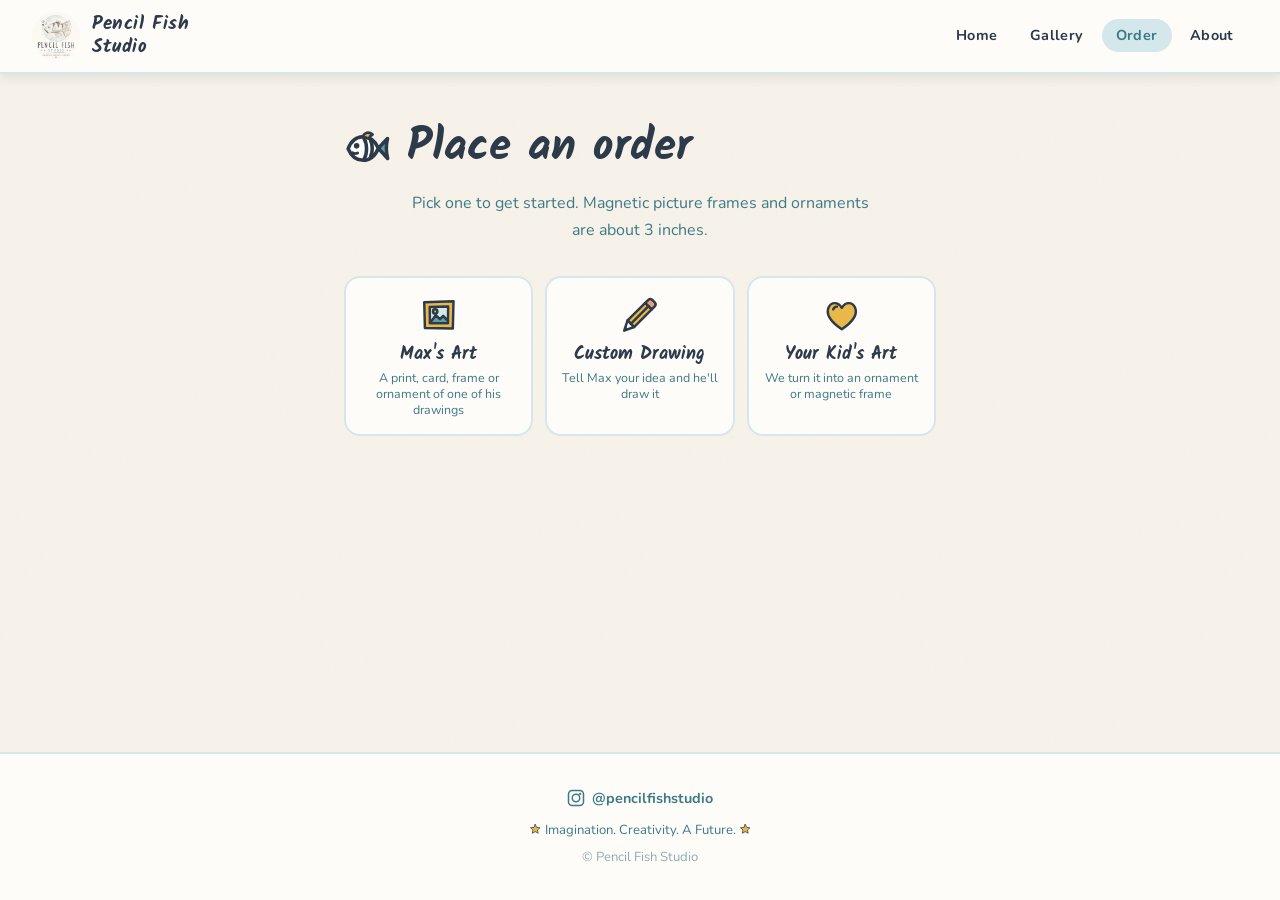
<file: custom.html>
<!DOCTYPE html>
<html lang="en">
<head>
  <meta charset="UTF-8" />
  <meta name="viewport" content="width=device-width, initial-scale=1.0" />
  <title>Order | Pencil Fish Studio</title>
  <meta name="description" content="Order prints, cards, ornaments and magnetic picture frames of Max's art, ask Max for a custom drawing, or turn your own kid's art into a keepsake." />
  <meta property="og:title" content="Order | Pencil Fish Studio" />
  <meta property="og:description" content="Prints, cards, ornaments and magnetic frames of Max's art, custom drawings, or your kid's art made into a keepsake." />
  <meta property="og:image" content="https://pencilfishstudio.ca/assets/logo.png" />
  <link rel="stylesheet" href="style.css" />
  <link rel="icon" type="image/png" href="assets/logo.png" />
  <style>
    .custom-wrap {
      max-width: 640px;
      margin: 0 auto;
      padding: 3rem 1.5rem 4rem;
    }

    .custom-wrap h1 {
      font-family: 'Kalam', cursive;
      font-size: clamp(2rem, 5vw, 2.8rem);
      text-align: center;
      line-height: 1.2;
    }

    .custom-intro {
      text-align: center;
      color: var(--teal-dark);
      margin: 0.5rem auto 2rem;
      max-width: 480px;
    }

    .form-card {
      background: var(--warm-white);
      border: 2.5px solid var(--ink);
      border-radius: 18px;
      box-shadow: 5px 5px 0 var(--ink);
      padding: 2rem;
    }

    .field { margin-bottom: 1.2rem; }

    .field label {
      display: block;
      font-weight: 700;
      font-size: 0.9rem;
      margin-bottom: 0.35rem;
    }

    .field .optional {
      font-weight: 400;
      color: var(--teal-dark);
      font-size: 0.8rem;
    }

    .field input,
    .field select,
    .field textarea {
      width: 100%;
      padding: 0.65rem 0.9rem;
      border: 2px solid var(--teal-light);
      border-radius: 10px;
      font-family: 'Nunito', sans-serif;
      font-size: 1rem;
      background: var(--bg);
      color: var(--ink);
      transition: border-color 0.2s;
    }

    .field textarea { min-height: 120px; resize: vertical; }
    .field textarea.short { min-height: 80px; }
    [hidden] { display: none !important; }

    /* Three ways to order */
    .path-picks {
      display: grid;
      grid-template-columns: repeat(3, 1fr);
      gap: 0.75rem;
      margin-bottom: 1.75rem;
    }
    .path-pick {
      background: var(--warm-white);
      border: 2.5px solid var(--teal-light);
      border-radius: 16px;
      padding: 1rem 0.6rem;
      text-align: center;
      cursor: pointer;
      font-family: 'Nunito', sans-serif;
      color: var(--ink);
      display: flex;
      flex-direction: column;
      align-items: center;
      gap: 0.15rem;
      transition: border-color 0.15s, transform 0.15s;
    }
    .path-pick:hover { transform: translateY(-2px); }
    .path-pick.selected { border-color: var(--ink); box-shadow: 4px 4px 0 var(--teal); background: var(--teal-light); }
    .pick-icon { line-height: 0; margin-bottom: 0.3rem; }
    .pick-name { font-family: 'Kalam', cursive; font-size: 1.15rem; font-weight: 700; line-height: 1.2; }
    .pick-sub  { font-size: 0.78rem; color: var(--teal-dark); line-height: 1.3; margin-top: 0.15rem; }

    @media (max-width: 500px) {
      .path-picks { grid-template-columns: 1fr; gap: 0.5rem; }
      .path-pick {
        display: grid;
        grid-template-columns: auto 1fr;
        grid-template-rows: auto auto;
        column-gap: 0.8rem;
        text-align: left;
        align-items: center;
        padding: 0.7rem 0.9rem;
      }
      .path-pick .pick-icon { grid-row: 1 / 3; margin: 0; }
      .path-pick .pick-sub  { margin: 0; }
    }

    .form-heading {
      font-family: 'Kalam', cursive;
      font-size: 1.45rem;
      line-height: 1.25;
      margin-bottom: 1.2rem;
      padding-bottom: 0.7rem;
      border-bottom: 2px dashed var(--teal-light);
    }

    /* Drawing picker */
    .piece-grid {
      display: grid;
      grid-template-columns: repeat(auto-fill, minmax(78px, 1fr));
      gap: 0.6rem;
      max-height: 330px;
      overflow-y: auto;
      padding: 4px 6px 6px 2px;
    }
    .piece {
      background: var(--warm-white);
      border: 2.5px solid var(--teal-light);
      border-radius: 12px;
      padding: 0;
      overflow: hidden;
      cursor: pointer;
      font-family: 'Kalam', cursive;
      font-size: 0.85rem;
      color: var(--ink);
      transition: border-color 0.15s, transform 0.15s;
    }
    .piece img { width: 100%; aspect-ratio: 1; object-fit: cover; display: block; }
    .piece span { display: block; padding: 0.15rem 0.3rem 0.25rem; white-space: nowrap; overflow: hidden; text-overflow: ellipsis; }
    .piece:hover { transform: translateY(-2px); }
    .piece.selected { border-color: var(--ink); box-shadow: 3px 3px 0 var(--teal); background: var(--teal-light); }
    .field.invalid .piece-grid { outline: 2px dashed var(--coral-dark); outline-offset: 2px; border-radius: 12px; }

    /* Format chips */
    .chips {
      display: grid;
      grid-template-columns: repeat(auto-fit, minmax(150px, 1fr));
      gap: 0.6rem;
    }
    .chip {
      display: flex;
      align-items: center;
      gap: 0.55rem;
      background: var(--warm-white);
      border: 2.5px solid var(--teal-light);
      border-radius: 14px;
      padding: 0.6rem 0.75rem;
      cursor: pointer;
      text-align: left;
      font-family: 'Nunito', sans-serif;
      color: var(--ink);
      transition: border-color 0.15s, transform 0.15s;
    }
    .chip .pf-icon { width: 1.9rem; height: 1.9rem; }
    @media (max-width: 500px) {
      .chips { grid-template-columns: repeat(2, minmax(0, 1fr)); }
      .chip {
        display: grid;
        grid-template-columns: auto minmax(0, 1fr);
        grid-template-rows: auto auto;
        column-gap: 0.5rem;
        align-items: center;
        padding: 0.55rem 0.65rem;
        min-width: 0;
      }
      .chip .pf-icon { width: 1.7rem; height: 1.7rem; grid-row: 1 / 3; }
      .chip-name  { font-size: 0.85rem; }
      .chip-price { font-size: 0.95rem; line-height: 1.1; }
    }
    .chip-name  { flex: 1; min-width: 0; font-weight: 700; font-size: 0.9rem; line-height: 1.2; }
    .chip-price { flex-shrink: 0; font-family: 'Kalam', cursive; font-weight: 700; font-size: 1.05rem; color: var(--teal-dark); }
    .chip:hover { transform: translateY(-2px); }
    .chip.selected { border-color: var(--ink); box-shadow: 3px 3px 0 var(--teal); background: var(--teal-light); }

    .size-note {
      display: flex;
      align-items: center;
      gap: 0.45rem;
      margin-top: 0.6rem;
      font-size: 0.8rem;
      color: var(--teal-dark);
      line-height: 1.35;
    }
    .size-note .pf-icon { width: 1.1rem; height: 1.1rem; opacity: 0.85; }

    /* Estimated total */
    .total {
      display: grid;
      grid-template-columns: 1fr auto;
      align-items: baseline;
      gap: 0 1rem;
      background: var(--bg);
      border: 2px dashed var(--gold);
      border-radius: 14px;
      padding: 0.75rem 1rem;
      margin-bottom: 1.2rem;
    }
    .total span   { font-weight: 700; }
    .total strong { font-family: 'Kalam', cursive; font-size: 1.6rem; line-height: 1.1; }
    .total small  { grid-column: 1 / -1; color: var(--teal-dark); font-size: 0.8rem; }

    .field input:focus,
    .field select:focus,
    .field textarea:focus {
      outline: none;
      border-color: var(--teal);
    }

    .field-row {
      display: grid;
      grid-template-columns: 1fr 1fr;
      gap: 1rem;
    }

    .form-note {
      font-size: 0.82rem;
      color: var(--teal-dark);
      margin-top: 1rem;
      text-align: center;
    }

    .form-card .btn { width: 100%; }
    .form-card .btn:disabled { opacity: 0.6; cursor: wait; transform: none; box-shadow: none; }

    .hp { position: absolute; left: -9999px; }

    .field input[type=file] { padding: 0.5rem; background: var(--warm-white); }

    .photo-previews { display: flex; gap: 0.5rem; margin-top: 0.5rem; flex-wrap: wrap; }
    .photo-previews img {
      width: 72px; height: 72px; object-fit: cover;
      border-radius: 8px; border: 2px solid var(--teal-light);
    }

    .form-msg {
      display: none;
      text-align: center;
      padding: 2rem 1rem;
    }

    .form-msg .big { line-height: 0; margin-bottom: 0.5rem; }
    .form-msg h2 { font-family: 'Kalam', cursive; font-size: 1.6rem; margin: 0.5rem 0; }
    .form-msg p { color: var(--teal-dark); }

    .form-error { display: none; margin-top: 1rem; }

    /* Photo picker */
    .field .photo-drop {
      display: flex;
      align-items: center;
      gap: 0.9rem;
      padding: 0.9rem 1rem;
      border: 2.5px dashed var(--teal);
      border-radius: 14px;
      background: var(--teal-light);
      cursor: pointer;
      transition: background 0.15s, border-color 0.15s;
    }
    .photo-drop:hover { background: #c7e0e5; border-color: var(--teal-dark); }
    #photos:focus-visible + .photo-drop { outline: 3px solid var(--gold); outline-offset: 3px; }
    .photo-drop strong { display: block; font-family: 'Kalam', cursive; font-size: 1.1rem; line-height: 1.2; }
    .photo-drop small  { display: block; color: var(--teal-dark); font-size: 0.8rem; }

    /* Quantity stepper */
    .qty {
      display: flex;
      align-items: stretch;
      border: 2px solid var(--teal-light);
      border-radius: 10px;
      overflow: hidden;
      background: var(--bg);
    }
    .qty input {
      border: none !important;
      border-radius: 0 !important;
      text-align: center;
      font-weight: 700;
      -moz-appearance: textfield;
      appearance: textfield;
      min-width: 0;
    }
    .qty input::-webkit-outer-spin-button,
    .qty input::-webkit-inner-spin-button { -webkit-appearance: none; margin: 0; }
    .qty-btn {
      width: 2.8rem;
      flex-shrink: 0;
      border: none;
      background: var(--teal-light);
      color: var(--ink);
      font-family: 'Kalam', cursive;
      font-size: 1.4rem;
      font-weight: 700;
      cursor: pointer;
      transition: background 0.15s;
    }
    .qty-btn:hover { background: #c7e0e5; }
    .qty:focus-within { border-color: var(--teal); }

    @media (max-width: 500px) {
      .field-row { grid-template-columns: 1fr; gap: 0; }
      .form-card { padding: 1.4rem; }
    }
  </style>
</head>
<body>

  <!-- Nav -->
  <nav>
    <a class="nav-logo" href="index.html">
      <img src="assets/logo.png" alt="Pencil Fish Studio logo" />
      <span>Pencil Fish<br>Studio</span>
    </a>
    <ul class="nav-links">
      <li><a href="index.html">Home</a></li>
      <li><a href="gallery.html">Gallery</a></li>
      <li><a href="custom.html" class="active">Order</a></li>
      <li><a href="about.html">About</a></li>
    </ul>
  </nav>

  <main>
    <div class="custom-wrap">
      <h1 id="pageTitle" class="icon-title"><i data-icon="fish" class="wiggle"></i>Place an order</h1>
      <p class="custom-intro" id="pageIntro">
        Pick one to get started. Magnetic picture frames and ornaments are about 3 inches.
      </p>

      <div class="path-picks" role="radiogroup" aria-label="What would you like to order?">
        <button type="button" class="path-pick" data-path="max" role="radio" aria-checked="false">
          <span class="pick-icon"><i data-icon="frame" class="lg"></i></span>
          <span class="pick-name">Max's Art</span>
          <span class="pick-sub">A print, card, frame or ornament of one of his drawings</span>
        </button>
        <button type="button" class="path-pick" data-path="custom" role="radio" aria-checked="false">
          <span class="pick-icon"><i data-icon="pencil" class="lg"></i></span>
          <span class="pick-name">Custom Drawing</span>
          <span class="pick-sub">Tell Max your idea and he'll draw it</span>
        </button>
        <button type="button" class="path-pick" data-path="kids" role="radio" aria-checked="false">
          <span class="pick-icon"><i data-icon="heart" class="lg"></i></span>
          <span class="pick-name">Your Kid's Art</span>
          <span class="pick-sub">We turn it into an ornament or magnetic frame</span>
        </button>
      </div>

      <div class="form-card" id="formCard" hidden>
        <!-- FormSubmit (free, supports photos). The endpoint is set in the script below (FORM_ID),
             not here, so spam bots that only read the HTML never find it. -->
        <form id="customForm" novalidate method="POST" enctype="multipart/form-data" target="fsFrame">
          <input type="hidden" name="_subject" id="subject" value="New order | Pencil Fish Studio" />
          <input type="hidden" name="_template" value="table" />
          <input type="hidden" name="_captcha" value="false" />
          <input type="hidden" name="_blacklist" value="crypto, bitcoin, seo, backlinks, casino, viagra, loan, forex, ranking" />
          <input type="text" name="_honey" class="hp" tabindex="-1" autocomplete="off" />
          <input type="hidden" name="order_type" id="orderType" />
          <input type="hidden" name="price_each" id="priceEach" />
          <input type="hidden" name="estimated_total" id="estTotal" />

          <h2 class="form-heading" id="formHeading"></h2>

          <!-- ── Max's art: pick a drawing ── -->
          <div class="field" data-path="max">
            <label id="pieceLabel">Which drawing?</label>
            <div class="piece-grid" id="pieceGrid" role="radiogroup" aria-labelledby="pieceLabel"></div>
          </div>

          <!-- ── Format (Max's art: 4 options, kid's art: 2 options) ── -->
          <div class="field" data-path="max kids">
            <label id="formatLabel">Make it a…</label>
            <div class="chips" id="formatChips" role="radiogroup" aria-labelledby="formatLabel"></div>
            <p class="size-note" id="sizeNote" hidden>
              <i data-icon="frame"></i>
              <span>Small and sweet: about 3 inches across, so very fine details may soften a little.</span>
            </p>
          </div>

          <!-- ── Custom drawing ── -->
          <div class="field" data-path="custom">
            <label for="idea">What should Max draw?</label>
            <textarea id="idea" name="idea" required
              placeholder="e.g. My dog Biscuit wearing a superhero cape"></textarea>
          </div>

          <div class="field" data-path="custom">
            <label for="ref">Saw a piece you liked? <span class="optional">(optional)</span></label>
            <input id="ref" name="inspired_by" type="text" placeholder="e.g. Giraffe" />
          </div>

          <!-- ── Kid's art ── -->
          <div class="field" data-path="kids">
            <label for="artist">Your artist's first name <span class="optional">(optional)</span></label>
            <input id="artist" name="artist_name" type="text" placeholder="e.g. Lily, age 5" />
          </div>

          <!-- ── Photos (required for kid's art, optional for custom) ── -->
          <div class="field" data-path="custom kids">
            <label for="photos" id="photosLabel">Photos</label>
            <input id="photos" class="sr-only" name="attachment" type="file" accept="image/*" multiple />
            <label class="photo-drop" for="photos">
              <i data-icon="camera" class="lg"></i>
              <span><strong id="photosCta">Add photos</strong><small id="photosHint">Tap to choose from your phone or computer</small></span>
            </label>
            <div class="photo-previews" id="photoPreviews"></div>
          </div>

          <!-- ── Everyone ── -->
          <div class="field-row">
            <div class="field">
              <label for="name">Your name</label>
              <input id="name" name="name" type="text" required autocomplete="name" />
            </div>
            <div class="field">
              <label for="email">Email</label>
              <input id="email" name="email" type="email" required autocomplete="email" />
            </div>
          </div>

          <div class="field-row">
            <div class="field">
              <label for="quantity">How many?</label>
              <div class="qty">
                <button type="button" class="qty-btn" data-step="-1" aria-label="One less">&minus;</button>
                <input id="quantity" name="quantity" type="number" min="1" max="50" value="1" inputmode="numeric" />
                <button type="button" class="qty-btn" data-step="1" aria-label="One more">+</button>
              </div>
            </div>
            <div class="field">
              <label for="needed_by">Needed by <span class="optional">(optional)</span></label>
              <input id="needed_by" name="needed_by" type="text" placeholder="e.g. Christmas" />
            </div>
          </div>

          <div class="field">
            <label for="notes">Anything else? <span class="optional">(optional)</span></label>
            <textarea id="notes" name="notes" class="short"
              placeholder="Pickup at a market, delivery, a gift note… anything we should know"></textarea>
          </div>

          <div class="total" id="totalBox">
            <span>Estimated total</span>
            <strong id="totalAmount">$0</strong>
            <small>We'll confirm by email before anything is made.</small>
          </div>

          <button class="btn btn-primary" type="submit" id="submitBtn">Send my order <i data-icon="fish"></i></button>
          <div class="notice form-error" id="formError" role="alert"></div>
        </form>

        <iframe name="fsFrame" id="fsFrame" title="Form sender" hidden></iframe>

        <div class="form-msg" id="formThanks">
          <div class="big"><i data-icon="party" class="xl wiggle"></i></div>
          <h2>Got it, thank you!</h2>
          <p id="thanksText">We'll email you soon to arrange payment and pickup.</p>
          <br>
          <a class="btn btn-secondary" href="gallery.html">Back to the Gallery</a>
        </div>
      </div>
    </div>
  </main>

  <!-- Footer -->
  <footer>
    <div class="footer-ig">
      <a href="https://instagram.com/pencilfishstudio" target="_blank" rel="noopener">
        <svg width="18" height="18" viewBox="0 0 24 24" fill="none" stroke="currentColor" stroke-width="2" stroke-linecap="round" stroke-linejoin="round"><rect x="2" y="2" width="20" height="20" rx="5" ry="5"/><circle cx="12" cy="12" r="5"/><circle cx="17.5" cy="6.5" r="1.5" fill="currentColor" stroke="none"/></svg>
        @pencilfishstudio
      </a>
    </div>
    <p><span class="star"><i data-icon="star"></i></span> Imagination. Creativity. A Future. <span class="star"><i data-icon="star"></i></span></p>
    <p style="margin-top:0.3rem; opacity:0.6;">© Pencil Fish Studio</p>
  </footer>

  <script src="icons.js"></script>
  <script src="prices.js"></script>
  <script src="gallery-data.js"></script>
  <script>
    const form     = document.getElementById('customForm');
    const formCard = document.getElementById('formCard');
    const btn      = document.getElementById('submitBtn');
    const errEl    = document.getElementById('formError');
    const thanks   = document.getElementById('formThanks');
    const photos   = document.getElementById('photos');
    const previews = document.getElementById('photoPreviews');
    const qty      = document.getElementById('quantity');
    const params   = new URLSearchParams(location.search);
    const GALLERY  = typeof galleryImages !== 'undefined' ? galleryImages : [];
    const money    = n => '$' + (Number.isInteger(n) ? n : n.toFixed(2));

    function setErr(msg) {
      errEl.innerHTML = pfIcon('alert') + '<span></span>';
      errEl.querySelector('span').textContent = msg;
      errEl.style.display = 'flex';
    }

    // ── The three ways to order ───────────────────────────
    const PATHS = {
      max: {
        heading: "Order Max's art",
        formats: ['print', 'card', 'frame', 'ornament'],
        photos:  null,
        thanks:  "We'll email you soon to arrange payment and pickup.",
      },
      custom: {
        heading: 'Ask Max to draw something',
        formats: [],
        photos:  { label: 'Photos to work from <span class="optional">(optional, up to 3)</span>',
                   cta: 'Add photos', hint: 'A pet, a person, a favourite toy…' },
        thanks:  "We'll email you soon to talk about your drawing.",
      },
      kids: {
        heading: "Turn your kid's art into a keepsake",
        formats: ['ornament', 'frame'],
        photos:  { label: 'Photo of the drawing <span class="optional">(up to 3 drawings)</span>',
                   cta: 'Add a photo of the drawing', hint: 'Lay it flat in good light. We tidy it up before printing.' },
        thanks:  "We'll email you soon to arrange payment and pickup.",
      },
    };

    let path = null, piece = null, format = null;

    // Drawing picker (Max's art)
    const pieceGrid = document.getElementById('pieceGrid');
    GALLERY.forEach(g => {
      const b = document.createElement('button');
      b.type = 'button';
      b.className = 'piece';
      b.setAttribute('role', 'radio');
      b.dataset.title = g.title;
      b.innerHTML = `<img src="gallery/${encodeURIComponent(g.src)}" alt="" loading="lazy" /><span></span>`;
      b.querySelector('span').textContent = g.title;
      b.addEventListener('click', () => { piece = g; refresh(); clearInvalid(pieceGrid.closest('.field')); });
      pieceGrid.appendChild(b);
    });

    function printPrice(g) {
      const n = g && parseFloat(String(g.price).replace(/[^0-9.]/g, ''));
      return n > 0 ? n : PF_PRICES.print;
    }

    function priceEach() {
      if (path === 'custom') return PF_PRICES.custom;
      if (!format) return 0;
      if (format === 'print') return printPrice(piece);
      return PF_PRICES[format];
    }

    function renderFormats() {
      const box = document.getElementById('formatChips');
      box.innerHTML = '';
      (PATHS[path].formats || []).forEach(key => {
        const f = PF_FORMATS[key];
        const price = key === 'print' ? printPrice(piece) : PF_PRICES[key];
        const b = document.createElement('button');
        b.type = 'button';
        b.className = 'chip';
        b.setAttribute('role', 'radio');
        b.dataset.format = key;
        b.innerHTML = `${pfIcon(f.icon)}<span class="chip-name"></span><span class="chip-price">${money(price)}</span>`;
        b.querySelector('.chip-name').textContent = f.short;
        b.title = f.label;
        b.addEventListener('click', () => { format = key; refresh(); });
        box.appendChild(b);
      });
    }

    function choosePath(p, focus) {
      if (!PATHS[p]) return;
      path = p;
      const cfg = PATHS[p];
      if (!cfg.formats.includes(format)) format = cfg.formats[0] || null;

      document.querySelectorAll('.path-pick').forEach(b => {
        const on = b.dataset.path === p;
        b.classList.toggle('selected', on);
        b.setAttribute('aria-checked', on);
      });

      // Show only this path's fields; disabled fields aren't sent
      document.querySelectorAll('[data-path]').forEach(el => {
        if (el.classList.contains('path-pick')) return;
        const on = el.dataset.path.split(' ').includes(p);
        el.hidden = !on;
        el.querySelectorAll('input, textarea, select, button').forEach(i => i.disabled = !on);
      });

      document.getElementById('formHeading').textContent = cfg.heading;
      document.getElementById('thanksText').textContent = cfg.thanks;
      if (cfg.photos) {
        document.getElementById('photosLabel').innerHTML = cfg.photos.label;
        document.getElementById('photosCta').textContent = cfg.photos.cta;
        document.getElementById('photosHint').textContent = cfg.photos.hint;
      }

      formCard.hidden = false;
      errEl.style.display = 'none';
      form.querySelectorAll('.field.invalid').forEach(clearInvalid);
      renderFormats();
      refresh();
      if (focus) formCard.scrollIntoView({ behavior: 'smooth', block: 'start' });
    }

    function refresh() {
      pieceGrid.querySelectorAll('.piece').forEach(b => {
        const on = piece && b.dataset.title === piece.title;
        b.classList.toggle('selected', on);
        b.setAttribute('aria-checked', !!on);
      });
      document.querySelectorAll('#formatChips .chip').forEach(b => {
        const on = b.dataset.format === format;
        b.classList.toggle('selected', on);
        b.setAttribute('aria-checked', on);
        if (b.dataset.format === 'print') b.querySelector('.chip-price').textContent = money(printPrice(piece));
      });

      document.getElementById('sizeNote').hidden = !(format === 'frame' || format === 'ornament');

      const each  = priceEach();
      const n     = Math.min(50, Math.max(1, parseInt(qty.value, 10) || 1));
      const total = each * n;
      document.getElementById('totalAmount').textContent = each ? money(total) : '…';

      // What lands in the email
      const fmt = format ? PF_FORMATS[format].label : '';
      let type, subject;
      if (path === 'max') {
        type = `Max's art: ${piece ? piece.title : '?'}, ${fmt}`;
        subject = `New order: ${piece ? piece.title : "Max's art"} ${fmt.toLowerCase()}`;
      } else if (path === 'custom') {
        type = 'Custom drawing by Max (print)';
        subject = 'New order: custom drawing';
      } else {
        type = `Kid's art: ${fmt}`;
        subject = `New order: kid's art ${fmt.toLowerCase()}`;
      }
      document.getElementById('orderType').value = type;
      document.getElementById('priceEach').value = each ? money(each) : '';
      document.getElementById('estTotal').value  = each ? `${money(total)} (${n} x ${money(each)})` : '';
      document.getElementById('subject').value   = `${subject} | Pencil Fish Studio`;
    }

    document.querySelectorAll('.path-pick').forEach(b =>
      b.addEventListener('click', () => choosePath(b.dataset.path, true)));

    // ── Quantity stepper ──
    document.querySelectorAll('.qty-btn').forEach(b => b.addEventListener('click', () => {
      qty.value = Math.min(50, Math.max(1, (parseInt(qty.value, 10) || 1) + Number(b.dataset.step)));
      refresh();
    }));
    qty.addEventListener('input', refresh);
    qty.addEventListener('change', () => {
      qty.value = Math.min(50, Math.max(1, parseInt(qty.value, 10) || 1));
      refresh();
    });

    // ── Friendly field checks ──
    function clearInvalid(field) {
      field.classList.remove('invalid');
      const m = field.querySelector('.field-msg');
      if (m) m.remove();
    }

    function markInvalid(field, text) {
      clearInvalid(field);
      field.classList.add('invalid');
      const m = document.createElement('p');
      m.className = 'field-msg';
      m.innerHTML = pfIcon('alert') + '<span></span>';
      m.querySelector('span').textContent = text;
      field.appendChild(m);
    }

    function validate() {
      const problems = [];
      const check = (el, ok, msg) => { if (!ok) problems.push([el, msg]); else clearInvalid(el.closest('.field')); };
      const name = document.getElementById('name'), email = document.getElementById('email');
      const em = email.value.trim();

      if (path === 'max')    check(pieceGrid, !!piece, 'Pick which drawing you would like');
      if (path === 'custom') check(document.getElementById('idea'), document.getElementById('idea').value.trim(), 'Tell Max what you would like drawn');
      if (path === 'kids')   check(photos, photos.files.length > 0, 'Add a photo of the drawing so we can make it');
      check(name, name.value.trim(), 'Please add your name');
      check(email, em && /^[^\s@]+@[^\s@]+\.[^\s@]+$/.test(em),
            em ? "That email doesn't look quite right" : 'We need your email so we can reply');

      problems.forEach(([el, msg]) => markInvalid(el.closest('.field'), msg));
      if (problems.length) {
        const first = problems[0][0];
        (first.focus ? first : first.closest('.field')).focus?.();
        first.closest('.field').scrollIntoView({ behavior: 'smooth', block: 'center' });
      }
      return !problems.length;
    }

    ['name', 'email', 'idea'].forEach(id => {
      const el = document.getElementById(id);
      el.addEventListener('input', () => clearInvalid(el.closest('.field')));
    });

    // ── Photos: shrink phone pictures so the email stays small ──
    const MAX_PHOTOS = 3, MAX_PX = 1600;

    function shrink(file) {
      return new Promise((resolve) => {
        const img = new Image();
        const url = URL.createObjectURL(file);
        img.onload = () => {
          let { width: w, height: h } = img;
          const scale = Math.min(1, MAX_PX / Math.max(w, h));
          w = Math.round(w * scale); h = Math.round(h * scale);
          const c = document.createElement('canvas');
          c.width = w; c.height = h;
          c.getContext('2d').drawImage(img, 0, 0, w, h);
          URL.revokeObjectURL(url);
          c.toBlob(b => resolve(new File([b], file.name.replace(/\.[^.]+$/, '') + '.jpg', { type: 'image/jpeg' })), 'image/jpeg', 0.85);
        };
        img.onerror = () => { URL.revokeObjectURL(url); resolve(file); }; // e.g. HEIC on desktop: send as-is
        img.src = url;
      });
    }

    photos.addEventListener('change', async () => {
      errEl.style.display = 'none';
      clearInvalid(photos.closest('.field'));
      let files = Array.from(photos.files).filter(f => f.type.startsWith('image/') || /\.heic$/i.test(f.name));
      if (files.length > MAX_PHOTOS) {
        setErr(`Only the first ${MAX_PHOTOS} photos will be sent.`);
        files = files.slice(0, MAX_PHOTOS);
      }
      btn.disabled = true;
      const small = await Promise.all(files.map(shrink));
      try {
        const dt = new DataTransfer();
        small.forEach(f => dt.items.add(f));
        photos.files = dt.files;
      } catch (e) { /* very old browser: originals are sent */ }
      previews.innerHTML = '';
      small.forEach(f => {
        const im = document.createElement('img');
        im.src = URL.createObjectURL(f);
        previews.appendChild(im);
      });
      btn.disabled = false;
    });

    // ── Arriving from a link (gallery, home page) ──
    const want = params.get('print');
    const ref  = params.get('ref');
    if (want) {
      piece = GALLERY.find(g => g.title === want) || null;
      choosePath('max');
    } else if (ref) {
      document.getElementById('ref').value = ref;
      document.getElementById('idea').placeholder = `e.g. One like the ${ref}, but with my cat`;
      choosePath('custom');
    } else if (params.get('path')) {
      choosePath(params.get('path'));
    }
    if (params.get('format') && PATHS[path] && PATHS[path].formats.includes(params.get('format'))) {
      format = params.get('format');
      refresh();
    }

    // ── Send in the background (hidden iframe) so visitors never leave the site ──
    const FORM_ID   = 'b152641fdca1eb4d6b4091667fed3433'; // FormSubmit alias for the studio inbox
    const BTN_LABEL = btn.innerHTML;
    const loadedAt  = Date.now();
    const frame     = document.getElementById('fsFrame');
    let sending = false, timer = null;

    function showError() {
      sending = false;
      clearTimeout(timer);
      setErr("Sorry, that didn't send. Please try again, or message us on Instagram.");
      btn.disabled = false;
      btn.innerHTML = BTN_LABEL;
    }

    frame.addEventListener('load', () => {
      if (!sending) return; // ignore the iframe's initial blank load
      sending = false;
      clearTimeout(timer);
      form.style.display = 'none';
      thanks.style.display = 'block';
      thanks.scrollIntoView({ behavior: 'smooth', block: 'center' });
    });

    form.addEventListener('submit', (e) => {
      if (!path || !validate()) { e.preventDefault(); return; }
      // Bots fill forms instantly; people take more than a few seconds
      if (Date.now() - loadedAt < 4000) { e.preventDefault(); return; }
      refresh();
      form.action = 'https://formsubmit.co/' + FORM_ID;
      errEl.style.display = 'none';
      sending = true;
      btn.disabled = true;
      btn.textContent = 'Sending…';
      timer = setTimeout(showError, 45000);
    });
  </script>

</body>
</html>
</file>
<file: style.css>
@import url('https://fonts.googleapis.com/css2?family=Kalam:wght@400;700&family=Nunito:wght@400;600;700&display=swap');

/* ── Variables ───────────────────────────────── */
:root {
  --bg:         #f7f2ea;
  --ink:        #2c3a4a;
  --teal:       #5b9faa;
  --teal-light: #d4e8ec;
  --teal-dark:  #3d7a85;
  --gold:       #e8b84b;
  --warm-white: #fefcf8;
  --shadow:     rgba(44, 58, 74, 0.12);
  --coral:       #ef9a7d;
  --coral-light: #fbe6de;
  --coral-dark:  #c0604a;
}

/* ── Reset ───────────────────────────────────── */
*, *::before, *::after { box-sizing: border-box; margin: 0; padding: 0; }

body {
  background: var(--bg);
  color: var(--ink);
  font-family: 'Nunito', sans-serif;
  font-size: 1rem;
  line-height: 1.7;
  min-height: 100vh;
  display: flex;
  flex-direction: column;
}

img { display: block; max-width: 100%; }
a   { color: inherit; text-decoration: none; }

/* ── Texture overlay ─────────────────────────── */
body::before {
  content: '';
  position: fixed;
  inset: 0;
  background-image: url("data:image/svg+xml,%3Csvg xmlns='http://www.w3.org/2000/svg' width='300' height='300'%3E%3Cfilter id='n'%3E%3CfeTurbulence type='fractalNoise' baseFrequency='0.75' numOctaves='4' stitchTiles='stitch'/%3E%3C/filter%3E%3Crect width='300' height='300' filter='url(%23n)' opacity='0.03'/%3E%3C/svg%3E");
  pointer-events: none;
  z-index: 0;
}

/* ── Nav ─────────────────────────────────────── */
nav {
  position: sticky;
  top: 0;
  z-index: 100;
  background: var(--warm-white);
  border-bottom: 2px solid var(--teal-light);
  padding: 0.75rem 2rem;
  display: flex;
  align-items: center;
  justify-content: space-between;
  gap: 1rem;
  box-shadow: 0 2px 12px var(--shadow);
}

.nav-logo {
  display: flex;
  align-items: center;
  gap: 0.75rem;
}

.nav-logo img {
  height: 48px;
  width: 48px;
  object-fit: contain;
  border-radius: 50%;
}

.nav-logo span {
  font-family: 'Kalam', cursive;
  font-size: 1.2rem;
  font-weight: 700;
  color: var(--ink);
  letter-spacing: 0.03em;
  line-height: 1.2;
}

.nav-links {
  display: flex;
  gap: 0.25rem;
  list-style: none;
}

.nav-links a {
  font-family: 'Nunito', sans-serif;
  font-weight: 700;
  font-size: 0.9rem;
  padding: 0.4rem 0.9rem;
  border-radius: 20px;
  color: var(--ink);
  transition: background 0.2s, color 0.2s;
  letter-spacing: 0.02em;
}

.nav-links a:hover,
.nav-links a.active {
  background: var(--teal-light);
  color: var(--teal-dark);
}

/* ── Main content ────────────────────────────── */
main {
  flex: 1;
  position: relative;
  z-index: 1;
}

/* ── Buttons ─────────────────────────────────── */
.btn {
  display: inline-block;
  font-family: 'Kalam', cursive;
  font-size: 1.05rem;
  font-weight: 700;
  padding: 0.65rem 1.6rem;
  border-radius: 30px;
  border: 2.5px solid var(--ink);
  cursor: pointer;
  transition: transform 0.15s, box-shadow 0.15s;
  text-align: center;
}

.btn:hover {
  transform: translateY(-2px);
  box-shadow: 3px 4px 0 var(--ink);
}

.btn-primary {
  background: var(--teal);
  color: var(--warm-white);
}

.btn-secondary {
  background: var(--warm-white);
  color: var(--ink);
}

/* ── Footer ──────────────────────────────────── */
footer {
  position: relative;
  z-index: 1;
  text-align: center;
  padding: 2rem 1rem;
  font-size: 0.82rem;
  color: var(--teal-dark);
  border-top: 2px solid var(--teal-light);
  background: var(--warm-white);
}

footer .footer-ig a {
  display: inline-flex;
  align-items: center;
  gap: 0.4rem;
  font-weight: 700;
  color: var(--teal-dark);
  margin-bottom: 0.5rem;
  font-size: 0.9rem;
  transition: color 0.2s;
}

footer .footer-ig a:hover { color: var(--teal); }

footer .star { color: var(--gold); }

/* ── Watercolour blob decoration ─────────────── */
.blob {
  position: absolute;
  border-radius: 50%;
  background: radial-gradient(circle at 40% 40%, rgba(91,159,170,0.18), rgba(91,159,170,0.04) 70%);
  pointer-events: none;
}

/* ── Section helpers ─────────────────────────── */
.section {
  max-width: 1100px;
  margin: 0 auto;
  padding: 3rem 2rem;
}

.section-title {
  font-family: 'Kalam', cursive;
  font-size: 2rem;
  color: var(--ink);
  margin-bottom: 0.25rem;
}

.section-title .star { color: var(--gold); }

.section-sub {
  color: var(--teal-dark);
  font-size: 0.95rem;
  margin-bottom: 2rem;
}

/* ── Responsive nav ──────────────────────────── */
@media (max-width: 600px) {
  nav { padding: 0.6rem 1rem; }
  .nav-logo span { font-size: 1rem; }
  .nav-links a { padding: 0.35rem 0.6rem; font-size: 0.82rem; }
  .section { padding: 2rem 1.2rem; }
}

@media (max-width: 480px) {
  nav { flex-direction: column; gap: 0.4rem; }
  .nav-links { flex-wrap: wrap; justify-content: center; }
}

/* ── Hand-drawn icons (icons.js) ─────────────── */
.pf-icon {
  width: 1.25em;
  height: 1.25em;
  display: inline-block;
  vertical-align: -0.25em;
  flex-shrink: 0;
  overflow: visible;
}
.pf-icon * {
  fill: none;
  stroke: var(--ink);
  stroke-width: 1.9;
  stroke-linecap: round;
  stroke-linejoin: round;
}
.pf-icon .t     { fill: var(--teal-light); }
.pf-icon .tt    { fill: var(--teal); }
.pf-icon .g     { fill: var(--gold); }
.pf-icon .w     { fill: var(--warm-white); }
.pf-icon .r     { fill: var(--coral); }
.pf-icon .rl    { fill: var(--coral-light); }
.pf-icon .k     { fill: var(--ink); }
.pf-icon .n     { stroke: none; }
.pf-icon .thick { stroke-width: 2.8; }
.pf-icon .bold  { stroke-width: 2.4; }

.pf-icon.lg  { width: 2.6rem; height: 2.6rem; }
.pf-icon.xl  { width: 3.6rem; height: 3.6rem; }
.pf-icon.wiggle { animation: wiggle 2.4s ease-in-out infinite; transform-origin: 50% 60%; }

@keyframes wiggle {
  0%, 100% { transform: rotate(-6deg); }
  50%      { transform: rotate(6deg); }
}

@media (prefers-reduced-motion: reduce) {
  .pf-icon.wiggle { animation: none; }
}

/* Icons inside buttons and headings line up with the text */
.btn {
  display: inline-flex;
  align-items: center;
  justify-content: center;
  gap: 0.45em;
}
.btn .pf-icon { width: 1.35em; height: 1.35em; vertical-align: 0; }

.icon-title {
  display: inline-flex;
  align-items: center;
  justify-content: center;
  gap: 0.35em;
}
.icon-title .pf-icon { width: 1.05em; height: 1.05em; }

.star .pf-icon, .pf-icon.star-icon { width: 0.95em; height: 0.95em; vertical-align: -0.12em; }

/* ── Notices: errors and success, in studio style ─ */
.notice {
  display: flex;
  align-items: center;
  gap: 0.7rem;
  padding: 0.75rem 1rem;
  border-radius: 14px;
  border: 2px dashed var(--coral-dark);
  background: var(--coral-light);
  color: var(--ink);
  font-weight: 700;
  font-size: 0.92rem;
  line-height: 1.4;
  text-align: left;
}
.notice .pf-icon { width: 1.9rem; height: 1.9rem; }
.notice.ok { border-color: var(--teal); background: var(--teal-light); }

/* Field-level validation */
.field.invalid input,
.field.invalid textarea,
.field.invalid select {
  border-color: var(--coral-dark) !important;
  background: #fff7f4 !important;
}
.field-msg {
  display: flex;
  align-items: center;
  gap: 0.35rem;
  margin-top: 0.35rem;
  font-size: 0.82rem;
  font-weight: 700;
  color: var(--coral-dark);
}
.field-msg .pf-icon { width: 1.15rem; height: 1.15rem; }

/* Custom select arrow */
select {
  -webkit-appearance: none;
  appearance: none;
  background-image: url("data:image/svg+xml,%3Csvg xmlns='http://www.w3.org/2000/svg' viewBox='0 0 32 32'%3E%3Cpath d='M9 12.6 Q12.6 16.4 16 20 Q19.4 16.4 23 12.4' fill='none' stroke='%232c3a4a' stroke-width='3' stroke-linecap='round' stroke-linejoin='round'/%3E%3C/svg%3E") !important;
  background-repeat: no-repeat !important;
  background-position: right 0.7rem center !important;
  background-size: 1.1rem !important;
  padding-right: 2.4rem !important;
  cursor: pointer;
}

/* Visually hidden but still usable by screen readers / keyboards */
.sr-only {
  position: absolute !important;
  width: 1px; height: 1px;
  padding: 0; margin: -1px;
  overflow: hidden;
  clip: rect(0 0 0 0);
  white-space: nowrap;
  border: 0;
}

/* Keyboard focus ring, consistent everywhere */
a:focus-visible, button:focus-visible, .btn:focus-visible,
label:focus-within.photo-drop {
  outline: 3px solid var(--gold);
  outline-offset: 3px;
}
</file>
